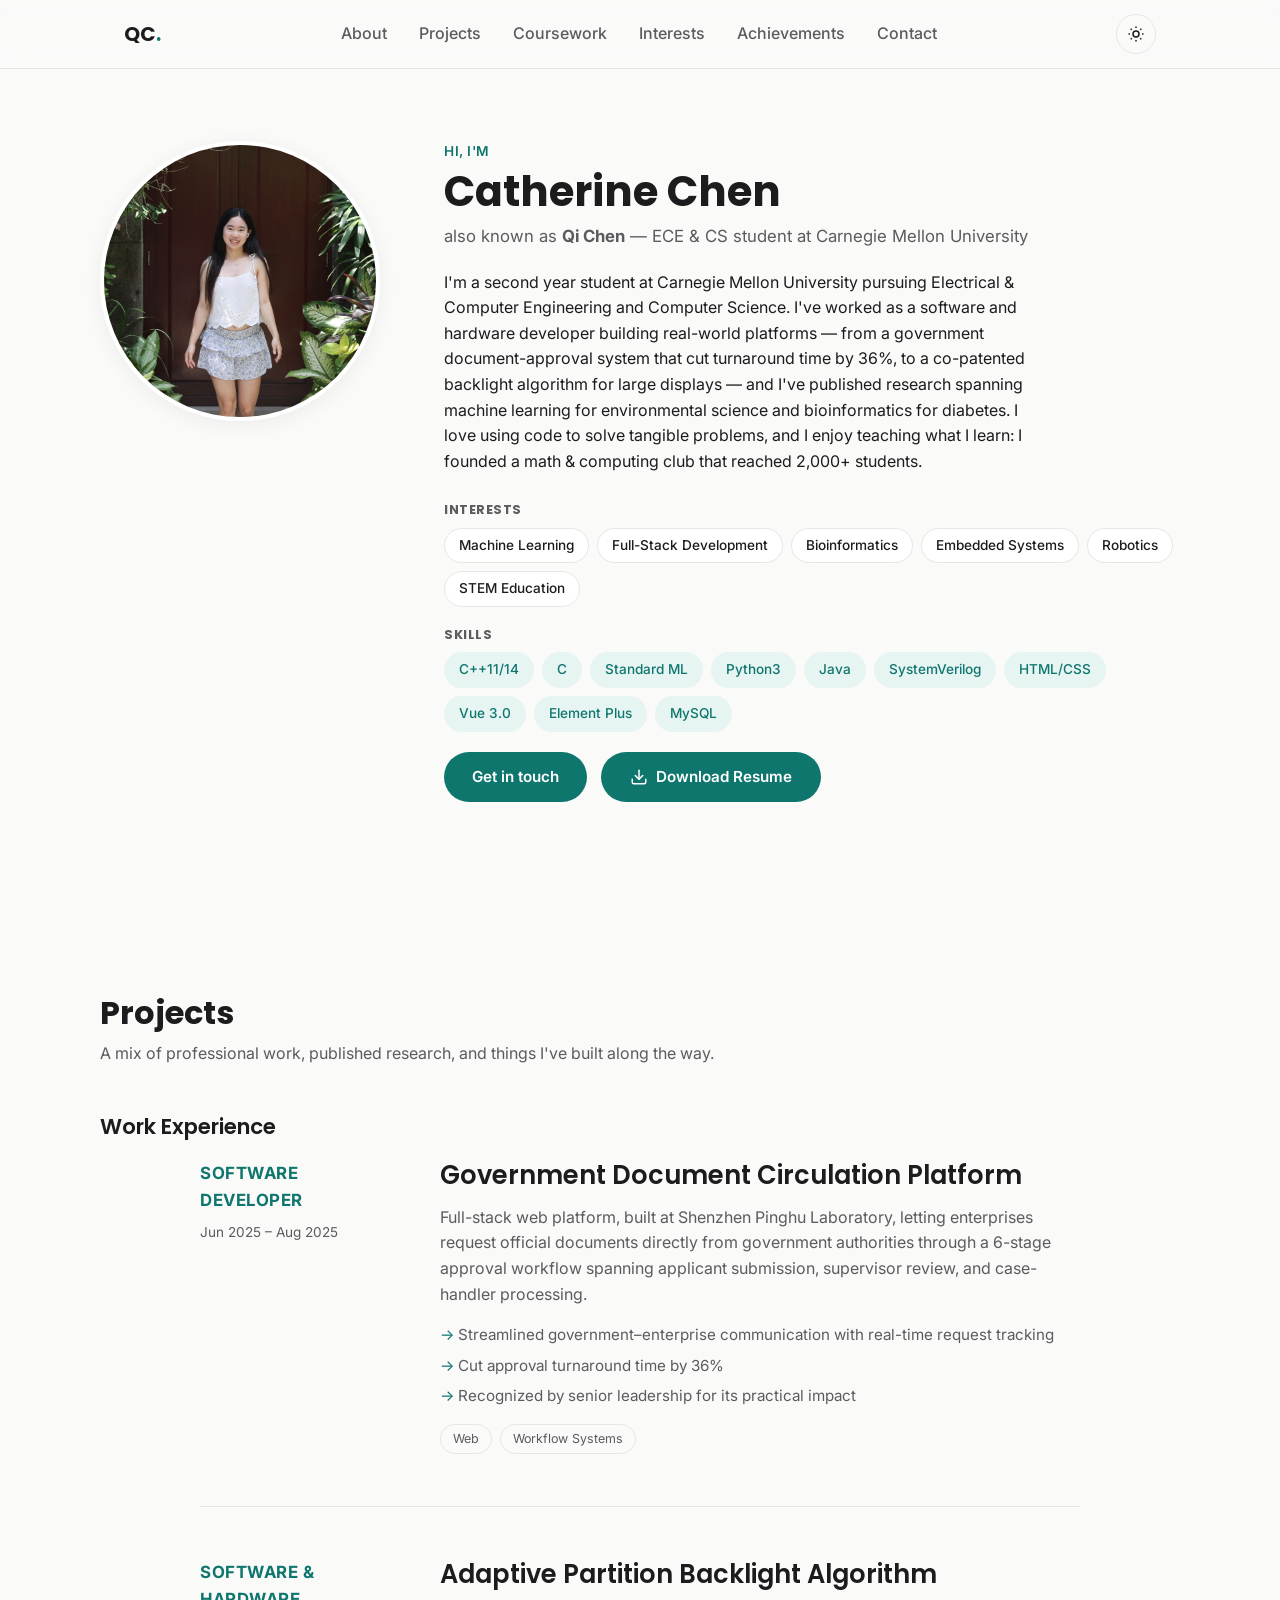
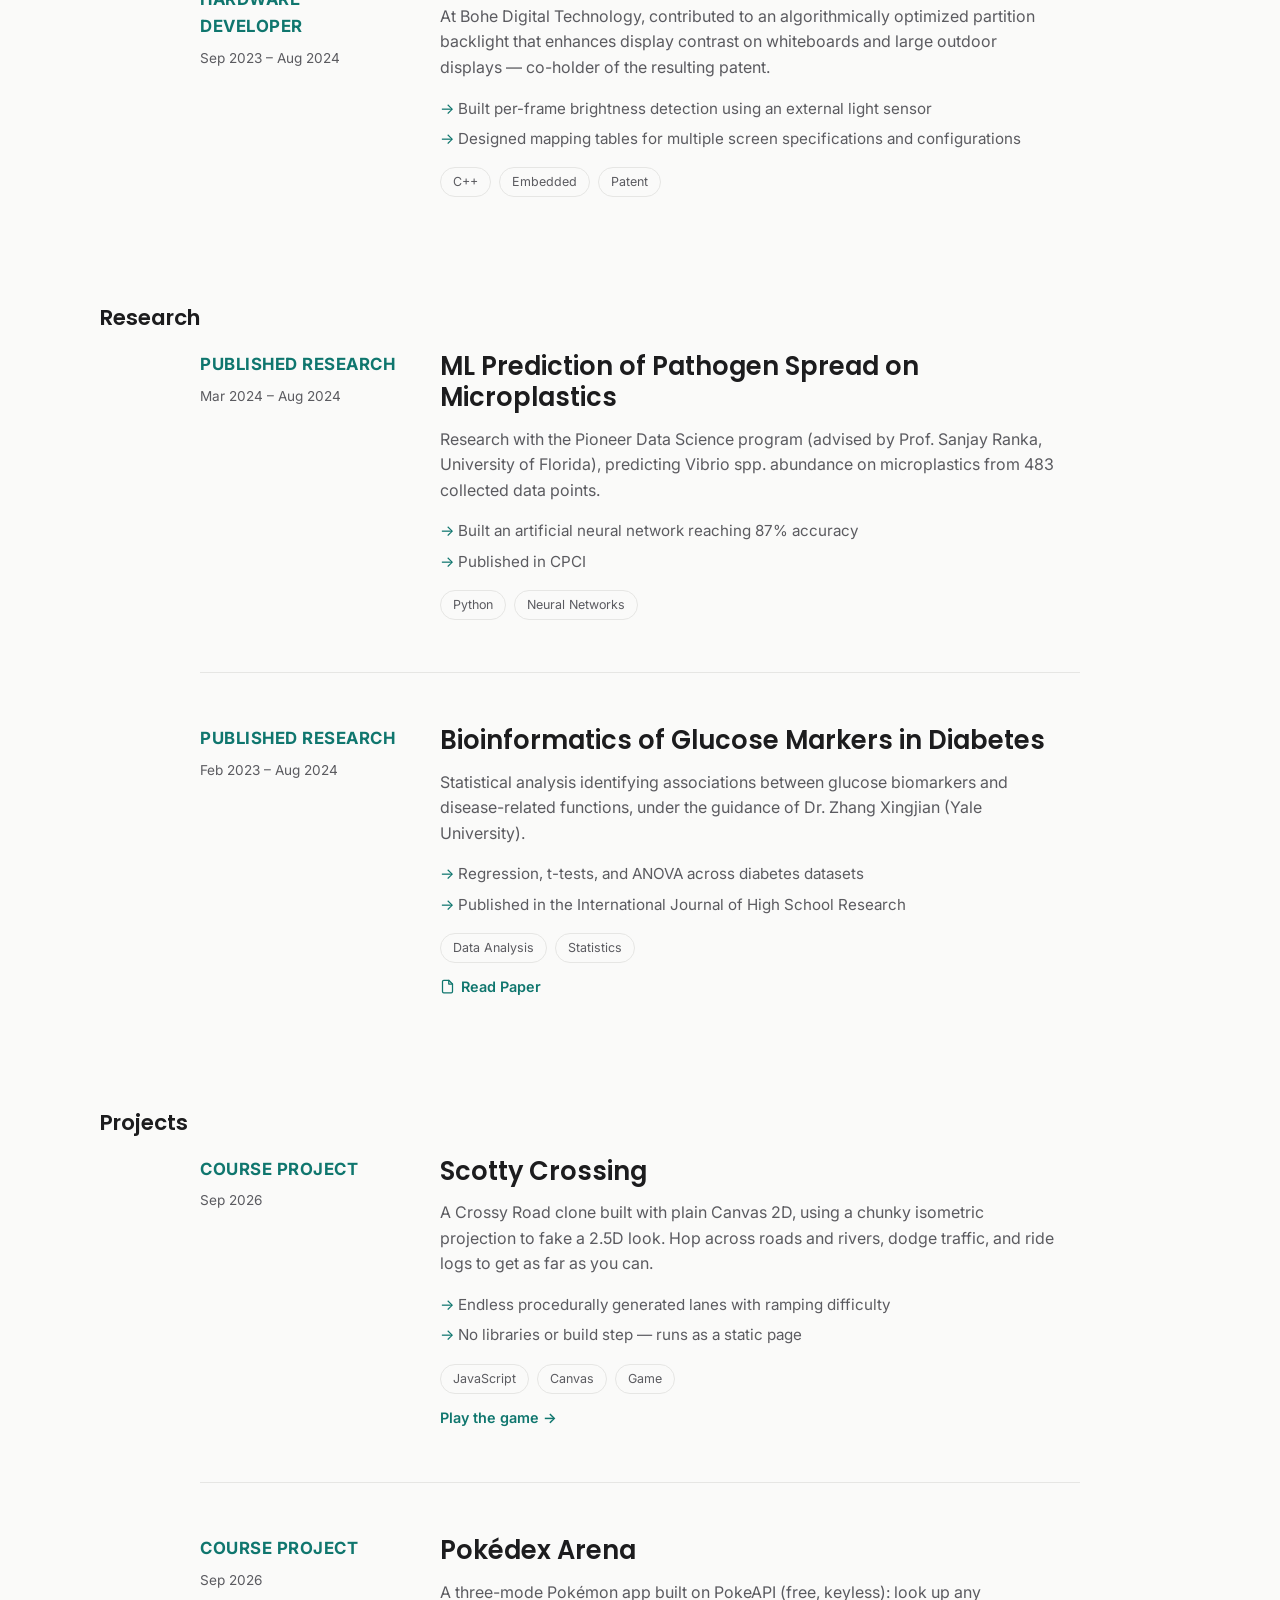
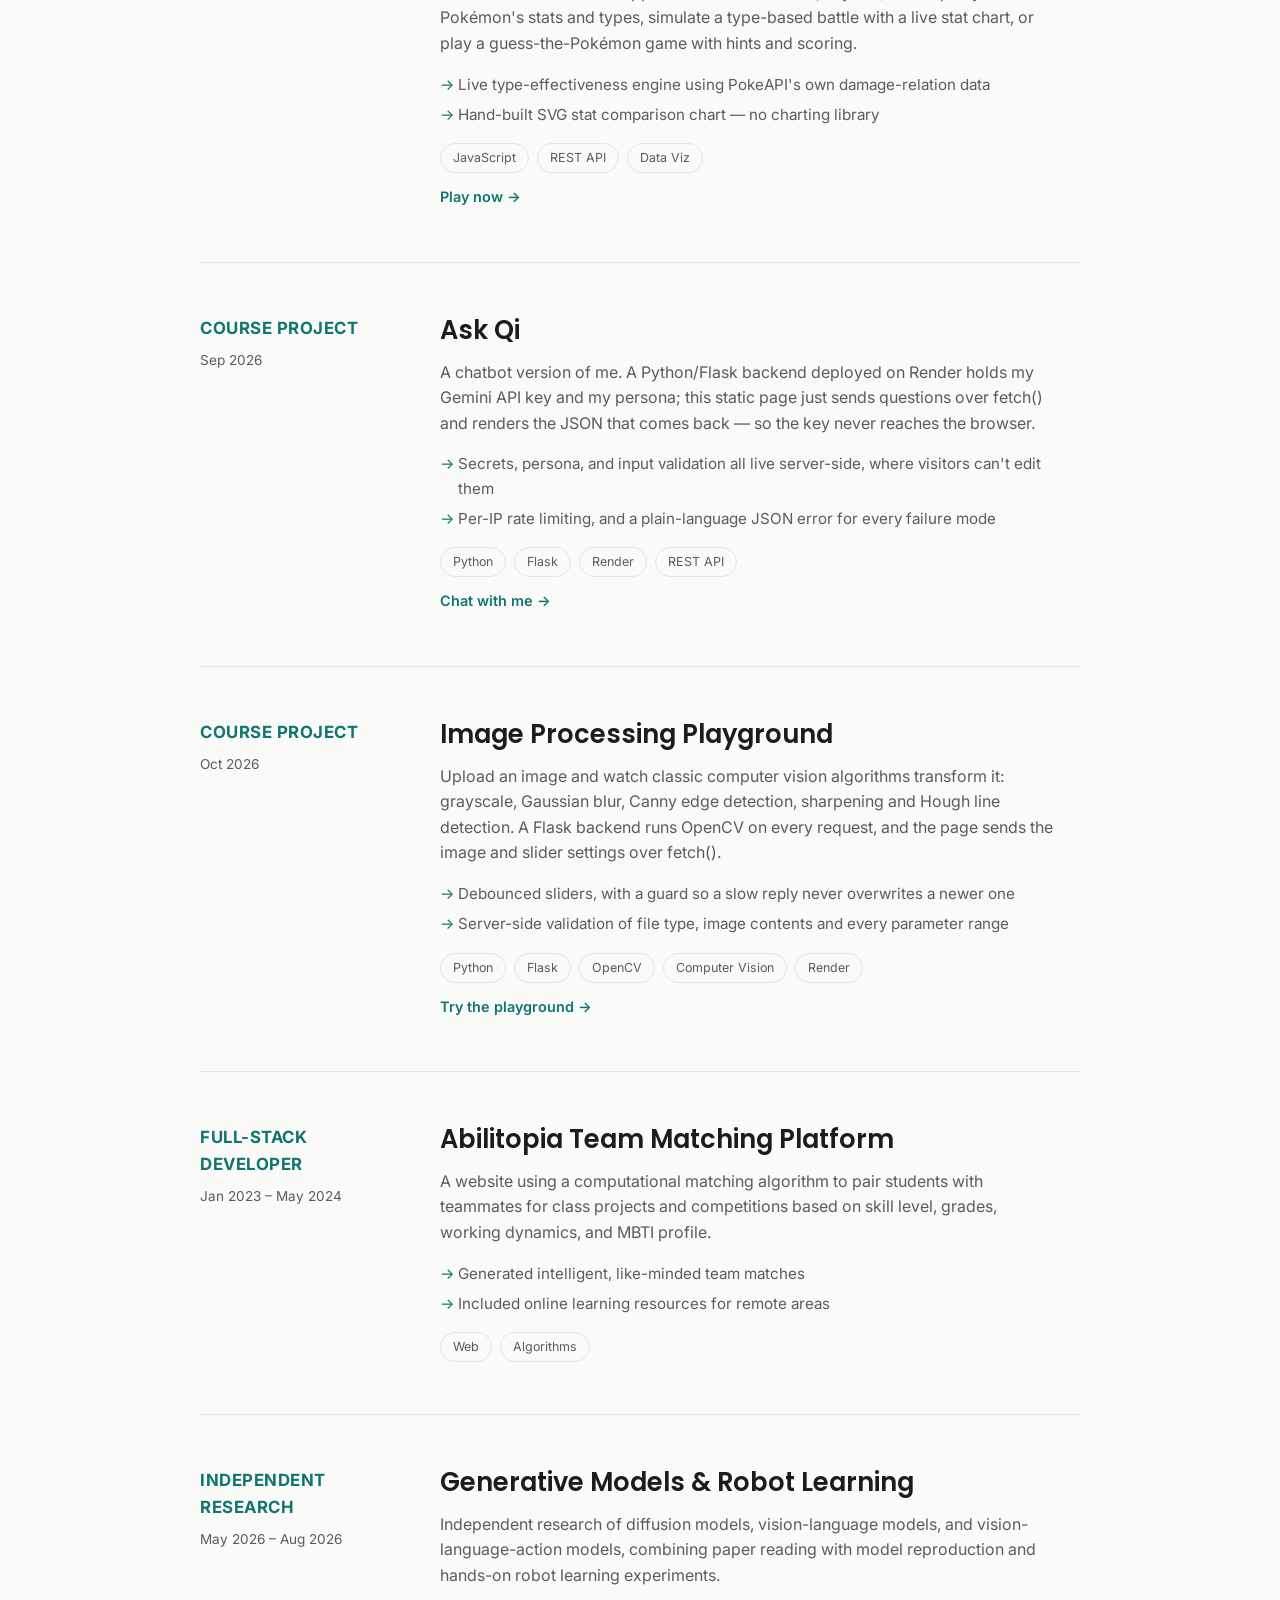
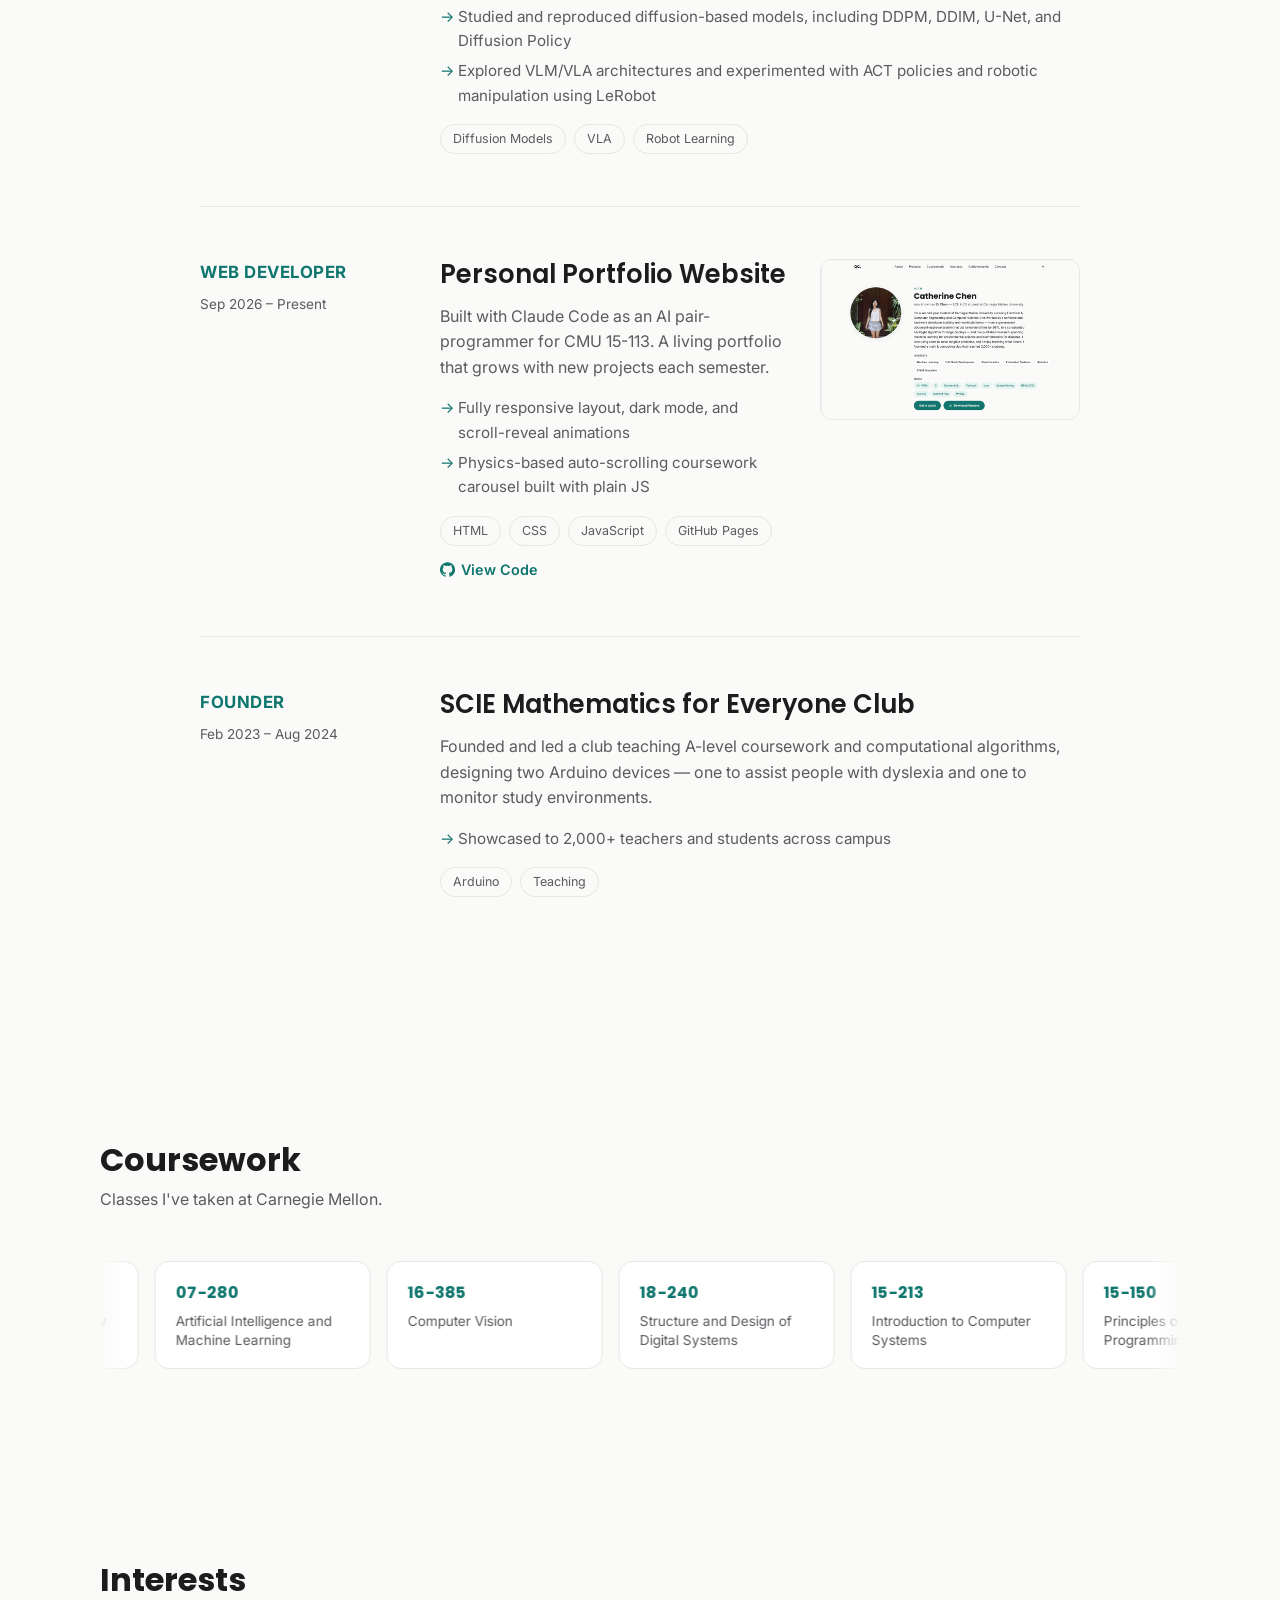
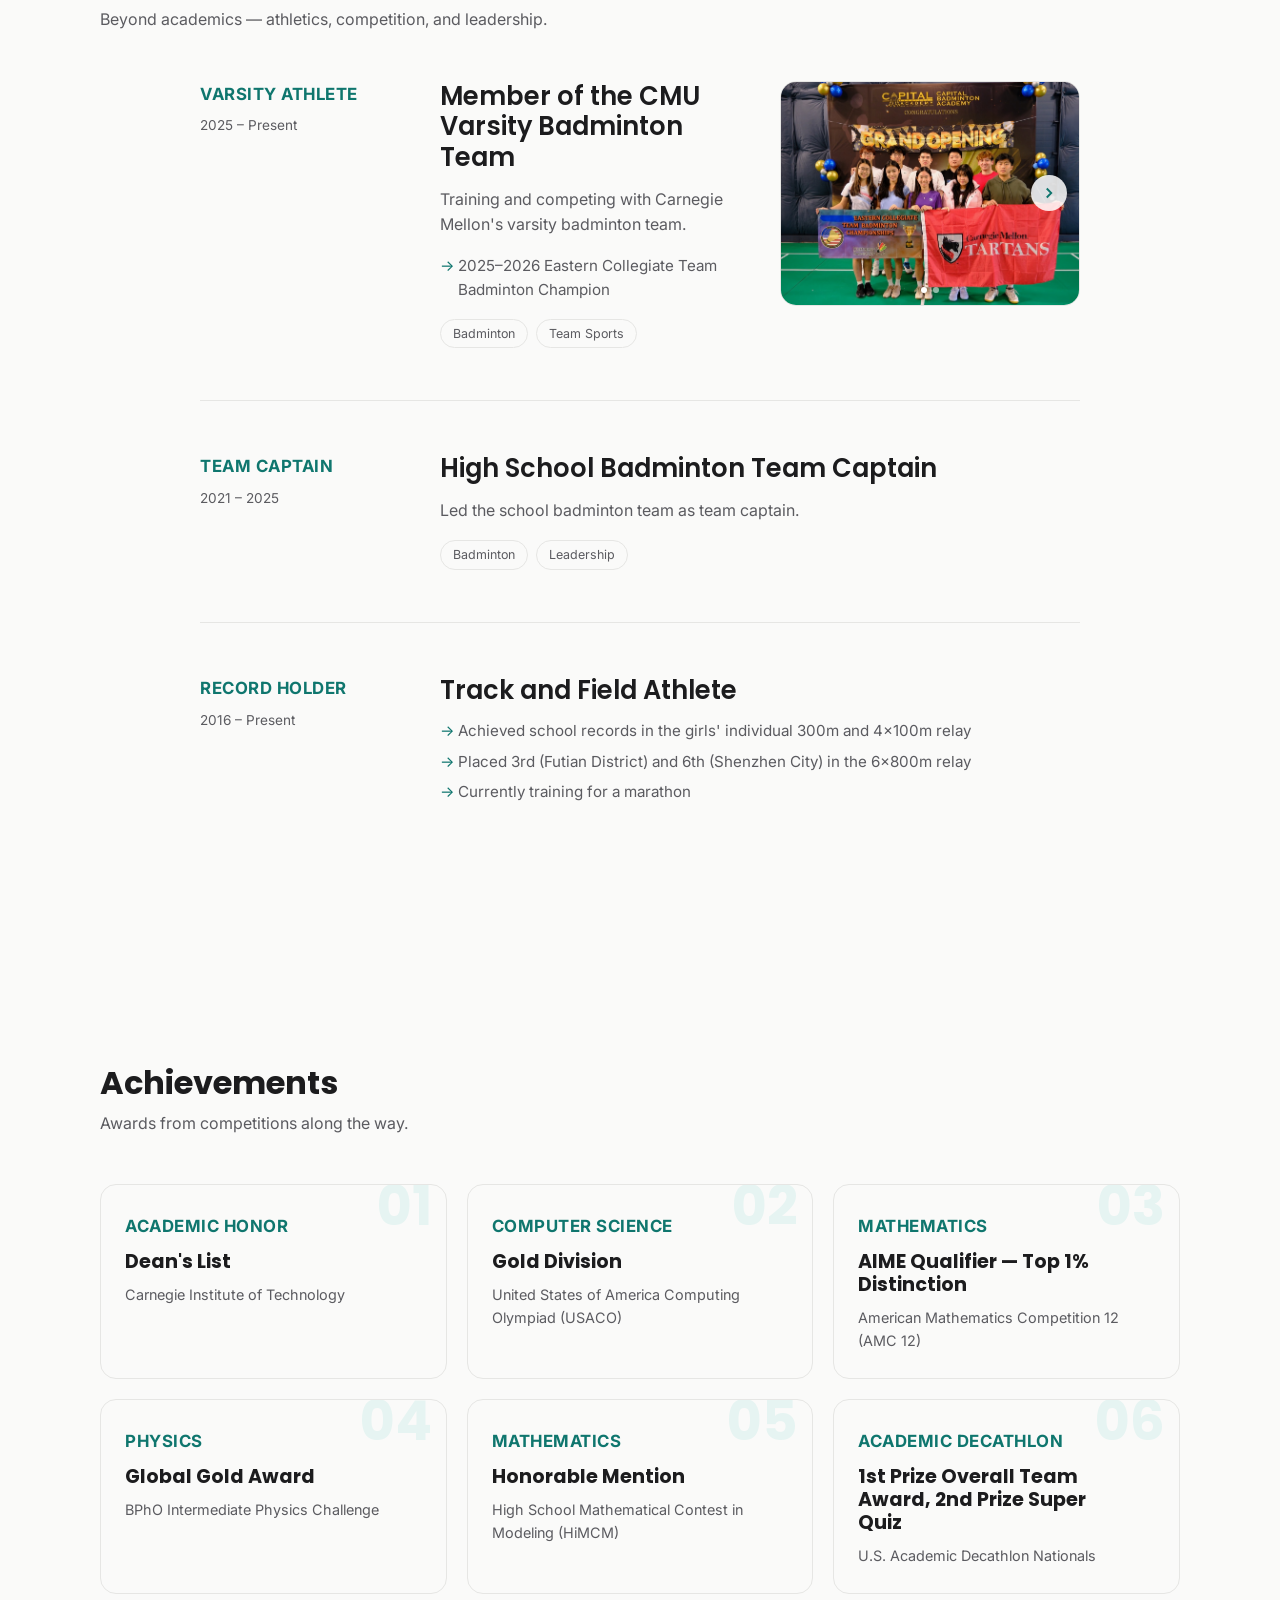
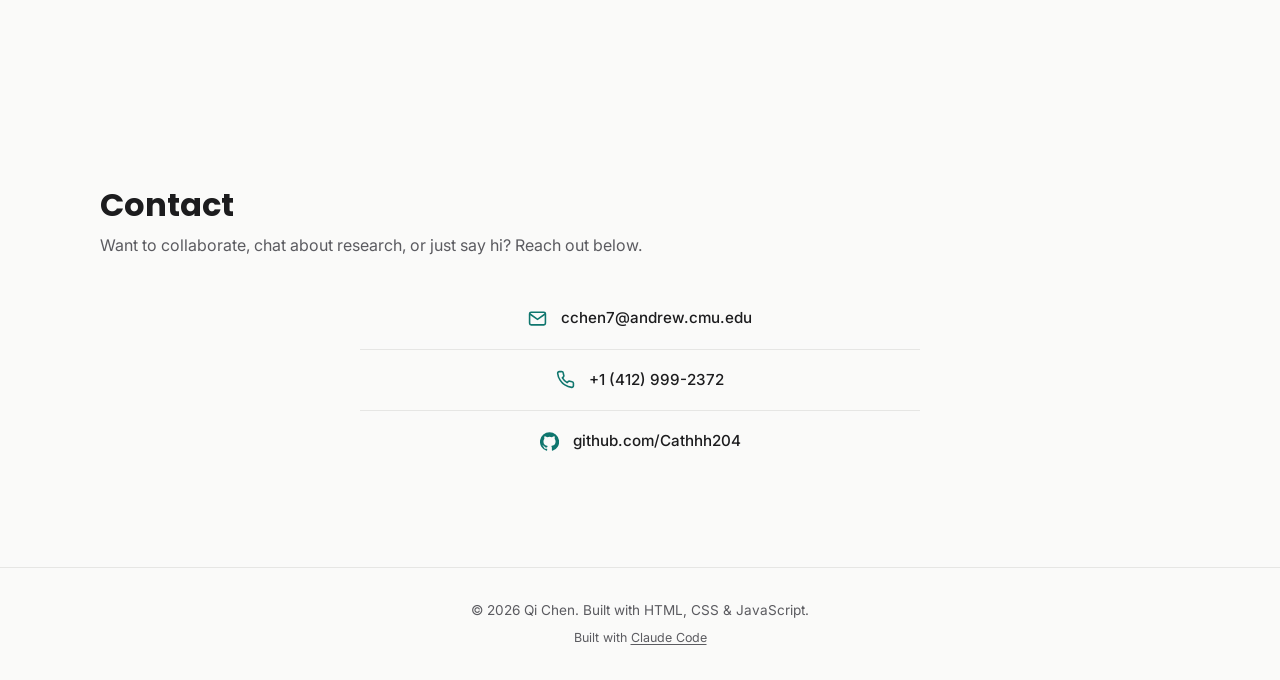
<file: index.html>
<!DOCTYPE html>
<!--
  AI usage: This entire site (index.html, css/style.css, js/script.js) was built with Claude Code
  as an AI pair-programmer for CMU 15-113. Claude wrote the HTML/CSS/JS from my content and
  instructions; I directed every design/content decision (what sections to include, layout changes,
  wording, colors, interactions) through iterative feedback, and had it explain bugs it found and
  fixed rather than just applying silent fixes. Full prompt-by-prompt log: PROMPT_LOG.md.
-->
<html lang="en" data-theme="light">
<head>
  <meta charset="UTF-8" />
  <meta name="viewport" content="width=device-width, initial-scale=1.0" />
  <title>Qi Chen | Portfolio</title>
  <meta name="description" content="Qi Chen — CS/ECE student at Carnegie Mellon University. Software developer, researcher, and educator." />
  <link rel="icon" type="image/png" href="assets/images/icon.png" />
  <link rel="preconnect" href="https://fonts.googleapis.com" />
  <link rel="preconnect" href="https://fonts.gstatic.com" crossorigin />
  <link href="https://fonts.googleapis.com/css2?family=Poppins:wght@600;700&family=Inter:wght@400;500;600&display=swap" rel="stylesheet" />
  <link rel="stylesheet" href="css/style.css" />
  <noscript><style>.reveal { opacity: 1 !important; transform: none !important; }</style></noscript>
</head>
<body>

  <header class="navbar" id="navbar">
    <div class="nav-inner container">
      <a href="#" class="logo">QC<span class="logo-dot">.</span></a>

      <nav class="nav-links" id="navLinks">
        <a href="#about" class="nav-link">About</a>
        <a href="#projects" class="nav-link">Projects</a>
        <a href="#coursework" class="nav-link">Coursework</a>
        <a href="#interests" class="nav-link">Interests</a>
        <a href="#achievements" class="nav-link">Achievements</a>
        <a href="#contact" class="nav-link">Contact</a>
      </nav>

      <div class="nav-actions">
        <button id="themeToggle" class="icon-btn" aria-label="Toggle dark mode" title="Toggle dark mode">
          <svg class="icon icon-sun" viewBox="0 0 24 24" fill="none" stroke="currentColor" stroke-width="2"><circle cx="12" cy="12" r="4"/><path d="M12 2v2M12 20v2M4.93 4.93l1.41 1.41M17.66 17.66l1.41 1.41M2 12h2M20 12h2M4.93 19.07l1.41-1.41M17.66 6.34l1.41-1.41"/></svg>
          <svg class="icon icon-moon" viewBox="0 0 24 24" fill="none" stroke="currentColor" stroke-width="2"><path d="M21 12.79A9 9 0 1 1 11.21 3 7 7 0 0 0 21 12.79Z"/></svg>
        </button>
        <button id="navToggle" class="hamburger" aria-label="Toggle menu" aria-expanded="false">
          <span></span><span></span><span></span>
        </button>
      </div>
    </div>
  </header>

  <main>
    <!-- ABOUT -->
    <section id="about" class="section hero container">
      <div class="hero-photo reveal">
        <img id="profileImg" src="assets/images/profile.jpg" alt="Portrait of Qi Chen" onerror="this.style.display='none'; document.getElementById('avatarFallback').style.display='flex';" />
        <div id="avatarFallback" class="avatar-fallback">QC</div>
      </div>

      <div class="hero-text reveal">
        <p class="eyebrow">Hi, I'm</p>
        <h1>Catherine Chen</h1>
        <p class="subtitle">also known as <strong>Qi Chen</strong> — ECE &amp; CS student at Carnegie Mellon University</p>

        <p class="bio">
          I'm a second year student at Carnegie Mellon University pursuing Electrical &amp; Computer Engineering and Computer
          Science. I've worked as a software and hardware
          developer building real-world platforms — from a government document-approval system that
          cut turnaround time by 36%, to a co-patented backlight algorithm for large displays — and
          I've published research spanning machine learning for environmental science and
          bioinformatics for diabetes. I love using code to solve tangible problems, and I enjoy
          teaching what I learn: I founded a math &amp; computing club that reached 2,000+ students.
        </p>

        <div class="chip-group">
          <h3 class="chip-heading">Interests</h3>
          <div class="chips">
            <span class="chip">Machine Learning</span>
            <span class="chip">Full-Stack Development</span>
            <span class="chip">Bioinformatics</span>
            <span class="chip">Embedded Systems</span>
            <span class="chip">Robotics</span>
            <span class="chip">STEM Education</span>
          </div>
        </div>

        <div class="chip-group">
          <h3 class="chip-heading">Skills</h3>
          <div class="chips">
            <span class="chip chip-accent">C++11/14</span>
            <span class="chip chip-accent">C</span>
            <span class="chip chip-accent">Standard ML</span>
            <span class="chip chip-accent">Python3</span>
            <span class="chip chip-accent">Java</span>
            <span class="chip chip-accent">SystemVerilog</span>
            <span class="chip chip-accent">HTML/CSS</span>
            <span class="chip chip-accent">Vue 3.0</span>
            <span class="chip chip-accent">Element Plus</span>
            <span class="chip chip-accent">MySQL</span>
          </div>
        </div>

        <div class="hero-actions">
          <a href="#contact" class="btn btn-primary">Get in touch</a>
          <a href="assets/resume.pdf" class="btn btn-secondary" download="Catherine Chen Resume.pdf">
            <svg class="icon" viewBox="0 0 24 24" fill="none" stroke="currentColor" stroke-width="2" stroke-linecap="round" stroke-linejoin="round"><path d="M21 15v4a2 2 0 0 1-2 2H5a2 2 0 0 1-2-2v-4"/><path d="m7 10 5 5 5-5"/><path d="M12 15V3"/></svg>
            Download Resume
          </a>
        </div>
      </div>
    </section>

    <!-- PROJECTS -->
    <section id="projects" class="section container">
      <h2 class="section-title reveal">Projects</h2>
      <p class="section-subtitle reveal">A mix of professional work, published research, and things I've built along the way.</p>

      <h3 class="group-heading reveal">Work Experience</h3>
      <div class="project-list">

        <article class="project-item reveal">
          <div class="project-meta">
            <span class="project-tag">Software Developer</span>
            <span class="project-period">Jun 2025 – Aug 2025</span>
          </div>
          <div class="project-body">
            <h3>Government Document Circulation Platform</h3>
            <p>Full-stack web platform, built at Shenzhen Pinghu Laboratory, letting enterprises
              request official documents directly from government authorities through a 6-stage
              approval workflow spanning applicant submission, supervisor review, and case-handler
              processing.</p>
            <ul class="card-highlights">
              <li>Streamlined government–enterprise communication with real-time request tracking</li>
              <li>Cut approval turnaround time by 36%</li>
              <li>Recognized by senior leadership for its practical impact</li>
            </ul>
            <div class="card-footer-tags">
              <span class="tag">Web</span><span class="tag">Workflow Systems</span>
            </div>
          </div>
        </article>

        <article class="project-item reveal">
          <div class="project-meta">
            <span class="project-tag">Software &amp; Hardware Developer</span>
            <span class="project-period">Sep 2023 – Aug 2024</span>
          </div>
          <div class="project-body">
            <h3>Adaptive Partition Backlight Algorithm</h3>
            <p>At Bohe Digital Technology, contributed to an algorithmically optimized partition
              backlight that enhances display contrast on whiteboards and large outdoor displays —
              co-holder of the resulting patent.</p>
            <ul class="card-highlights">
              <li>Built per-frame brightness detection using an external light sensor</li>
              <li>Designed mapping tables for multiple screen specifications and configurations</li>
            </ul>
            <div class="card-footer-tags">
              <span class="tag">C++</span><span class="tag">Embedded</span><span class="tag">Patent</span>
            </div>
          </div>
        </article>

      </div>

      <h3 class="group-heading reveal">Research</h3>
      <div class="project-list">

        <article class="project-item reveal">
          <div class="project-meta">
            <span class="project-tag">Published Research</span>
            <span class="project-period">Mar 2024 – Aug 2024</span>
          </div>
          <div class="project-body">
            <h3>ML Prediction of Pathogen Spread on Microplastics</h3>
            <p>Research with the Pioneer Data Science program (advised by Prof. Sanjay Ranka, University
              of Florida), predicting Vibrio spp. abundance on microplastics from 483 collected data
              points.</p>
            <ul class="card-highlights">
              <li>Built an artificial neural network reaching 87% accuracy</li>
              <li>Published in CPCI</li>
            </ul>
            <div class="card-footer-tags">
              <span class="tag">Python</span><span class="tag">Neural Networks</span>
            </div>
          </div>
        </article>

        <article class="project-item reveal">
          <div class="project-meta">
            <span class="project-tag">Published Research</span>
            <span class="project-period">Feb 2023 – Aug 2024</span>
          </div>
          <div class="project-body">
            <h3>Bioinformatics of Glucose Markers in Diabetes</h3>
            <p>Statistical analysis identifying associations between glucose biomarkers and
              disease-related functions, under the guidance of Dr. Zhang Xingjian (Yale University).</p>
            <ul class="card-highlights">
              <li>Regression, t-tests, and ANOVA across diabetes datasets</li>
              <li>Published in the International Journal of High School Research</li>
            </ul>
            <div class="card-footer-tags">
              <span class="tag">Data Analysis</span><span class="tag">Statistics</span>
            </div>
            <a class="project-link" href="https://terra-docs.s3.us-east-2.amazonaws.com/IJHSR/Articles/volume6-issue8/IJHSR_2024_68_71.pdf" target="_blank" rel="noopener">
              <svg class="icon" viewBox="0 0 24 24" fill="none" stroke="currentColor" stroke-width="2" stroke-linecap="round" stroke-linejoin="round"><path d="M14 2H6a2 2 0 0 0-2 2v16a2 2 0 0 0 2 2h12a2 2 0 0 0 2-2V8z"/><path d="M14 2v6h6"/></svg>
              Read Paper
            </a>
          </div>
        </article>

      </div>

      <h3 class="group-heading reveal">Projects</h3>
      <div class="project-list">
                <article class="project-item reveal">
          <div class="project-meta">
            <span class="project-tag">Course Project</span>
            <span class="project-period">Sep 2026</span>
          </div>
          <div class="project-body">
            <h3>Scotty Crossing</h3>
            <p>A Crossy Road clone built with plain Canvas 2D, using a chunky isometric
              projection to fake a 2.5D look. Hop across roads and rivers, dodge traffic,
              and ride logs to get as far as you can.</p>
            <ul class="card-highlights">
              <li>Endless procedurally generated lanes with ramping difficulty</li>
              <li>No libraries or build step — runs as a static page</li>
            </ul>
            <div class="card-footer-tags">
              <span class="tag">JavaScript</span><span class="tag">Canvas</span><span class="tag">Game</span>
            </div>
            <a class="project-link" href="crossy-road/">Play the game →</a>
          </div>
        </article>

        <article class="project-item reveal">
          <div class="project-meta">
            <span class="project-tag">Course Project</span>
            <span class="project-period">Sep 2026</span>
          </div>
          <div class="project-body">
            <h3>Pokédex Arena</h3>
            <p>A three-mode Pokémon app built on PokeAPI (free, keyless): look up any Pokémon's stats and
              types, simulate a type-based battle with a live stat chart, or play a guess-the-Pokémon game
              with hints and scoring.</p>
            <ul class="card-highlights">
              <li>Live type-effectiveness engine using PokeAPI's own damage-relation data</li>
              <li>Hand-built SVG stat comparison chart — no charting library</li>
            </ul>
            <div class="card-footer-tags">
              <span class="tag">JavaScript</span><span class="tag">REST API</span><span class="tag">Data Viz</span>
            </div>
            <a class="project-link" href="pokedex-arena/">Play now →</a>
          </div>
        </article>

        <article class="project-item reveal">
          <div class="project-meta">
            <span class="project-tag">Course Project</span>
            <span class="project-period">Sep 2026</span>
          </div>
          <div class="project-body">
            <h3>Ask Qi</h3>
            <p>A chatbot version of me. A Python/Flask backend deployed on Render holds my Gemini
              API key and my persona; this static page just sends questions over fetch() and renders
              the JSON that comes back — so the key never reaches the browser.</p>
            <ul class="card-highlights">
              <li>Secrets, persona, and input validation all live server-side, where visitors can't edit them</li>
              <li>Per-IP rate limiting, and a plain-language JSON error for every failure mode</li>
            </ul>
            <div class="card-footer-tags">
              <span class="tag">Python</span><span class="tag">Flask</span><span class="tag">Render</span><span class="tag">REST API</span>
            </div>
            <a class="project-link" href="ask-qi/">Chat with me →</a>
          </div>
        </article>

        <article class="project-item reveal">
          <div class="project-meta">
            <span class="project-tag">Course Project</span>
            <span class="project-period">Oct 2026</span>
          </div>
          <div class="project-body">
            <h3>Image Processing Playground</h3>
            <p>Upload an image and watch classic computer vision algorithms transform it: grayscale,
              Gaussian blur, Canny edge detection, sharpening and Hough line detection. A Flask backend
              runs OpenCV on every request, and the page sends the image and slider settings over fetch().</p>
            <ul class="card-highlights">
              <li>Debounced sliders, with a guard so a slow reply never overwrites a newer one</li>
              <li>Server-side validation of file type, image contents and every parameter range</li>
            </ul>
            <div class="card-footer-tags">
              <span class="tag">Python</span><span class="tag">Flask</span><span class="tag">OpenCV</span><span class="tag">Computer Vision</span><span class="tag">Render</span>
            </div>
            <a class="project-link" href="https://image-processing-playground.onrender.com" target="_blank" rel="noopener">Try the playground →</a>
          </div>
        </article>

        <article class="project-item reveal">
          <div class="project-meta">
            <span class="project-tag">Full-Stack Developer</span>
            <span class="project-period">Jan 2023 – May 2024</span>
          </div>
          <div class="project-body">
            <h3>Abilitopia Team Matching Platform</h3>
            <p>A website using a computational matching algorithm to pair students with teammates for
              class projects and competitions based on skill level, grades, working dynamics, and
              MBTI profile.</p>
            <ul class="card-highlights">
              <li>Generated intelligent, like-minded team matches</li>
              <li>Included online learning resources for remote areas</li>
            </ul>
            <div class="card-footer-tags">
              <span class="tag">Web</span><span class="tag">Algorithms</span>
            </div>
          </div>
        </article>

        <article class="project-item reveal">
          <div class="project-meta">
            <span class="project-tag">Independent Research</span>
            <span class="project-period">May 2026 – Aug 2026</span>
          </div>
          <div class="project-body">
            <h3>Generative Models &amp; Robot Learning</h3>
            <p>Independent research of diffusion models, vision-language models, and
              vision-language-action models, combining paper reading with model reproduction and
              hands-on robot learning experiments.</p>
            <ul class="card-highlights">
              <li>Studied and reproduced diffusion-based models, including DDPM, DDIM, U-Net, and Diffusion Policy</li>
              <li>Explored VLM/VLA architectures and experimented with ACT policies and robotic manipulation using LeRobot</li>
            </ul>
            <div class="card-footer-tags">
              <span class="tag">Diffusion Models</span><span class="tag">VLA</span><span class="tag">Robot Learning</span>
            </div>
          </div>
        </article>

        <article class="project-item reveal">
          <div class="project-meta">
            <span class="project-tag">Web Developer</span>
            <span class="project-period">Sep 2026 – Present</span>
          </div>
          <div class="project-body interest-body">
            <div class="interest-text">
              <h3>Personal Portfolio Website</h3>
              <p>Built with Claude Code as an AI pair-programmer for CMU 15-113. A living
                portfolio that grows with new projects each semester.</p>
              <ul class="card-highlights">
                <li>Fully responsive layout, dark mode, and scroll-reveal animations</li>
                <li>Physics-based auto-scrolling coursework carousel built with plain JS</li>
              </ul>
              <div class="card-footer-tags">
                <span class="tag">HTML</span><span class="tag">CSS</span><span class="tag">JavaScript</span><span class="tag">GitHub Pages</span>
              </div>
              <a class="project-link" href="https://github.com/Cathhh204/Cathhh204.github.io" target="_blank" rel="noopener">
                <svg class="icon" viewBox="0 0 24 24" fill="currentColor"><path d="M12 .3a12 12 0 0 0-3.79 23.4c.6.11.82-.26.82-.58v-2.02c-3.34.73-4.04-1.61-4.04-1.61-.55-1.39-1.34-1.76-1.34-1.76-1.09-.75.08-.73.08-.73 1.2.09 1.84 1.24 1.84 1.24 1.07 1.84 2.81 1.31 3.5 1 .11-.78.42-1.31.76-1.61-2.67-.3-5.47-1.33-5.47-5.93 0-1.31.47-2.38 1.24-3.22-.12-.3-.54-1.52.12-3.18 0 0 1.01-.32 3.3 1.23a11.5 11.5 0 0 1 6 0c2.29-1.55 3.3-1.23 3.3-1.23.66 1.66.24 2.88.12 3.18.77.84 1.24 1.91 1.24 3.22 0 4.61-2.8 5.63-5.48 5.93.43.37.81 1.1.81 2.22v3.29c0 .32.22.7.83.58A12 12 0 0 0 12 .3Z"/></svg>
                View Code
              </a>
            </div>
            <div class="project-screenshot-wrap">
              <img class="project-screenshot" src="assets/images/portfolio-screenshot.png" alt="Screenshot of this portfolio website's About section" />
            </div>
          </div>
        </article>

        <article class="project-item reveal">
          <div class="project-meta">
            <span class="project-tag">Founder</span>
            <span class="project-period">Feb 2023 – Aug 2024</span>
          </div>
          <div class="project-body">
            <h3>SCIE Mathematics for Everyone Club</h3>
            <p>Founded and led a club teaching A-level coursework and computational algorithms,
              designing two Arduino devices — one to assist people with dyslexia and one to monitor
              study environments.</p>
            <ul class="card-highlights">
              <li>Showcased to 2,000+ teachers and students across campus</li>
            </ul>
            <div class="card-footer-tags">
              <span class="tag">Arduino</span><span class="tag">Teaching</span>
            </div>
          </div>
        </article>

      </div>
    </section>

    <!-- COURSEWORK -->
    <section id="coursework" class="section container">
      <h2 class="section-title reveal">Coursework</h2>
      <p class="section-subtitle reveal">Classes I've taken at Carnegie Mellon.</p>

      <div class="course-marquee-wrap reveal">
        <button type="button" class="marquee-nav marquee-prev" id="marqueePrev" aria-label="Scroll courses left">
          <svg viewBox="0 0 24 24" fill="none" stroke="currentColor" stroke-width="2.5" stroke-linecap="round" stroke-linejoin="round"><path d="m15 6-6 6 6 6"/></svg>
        </button>
        <div class="course-marquee" id="courseMarquee">
        <div class="course-track" id="courseTrack">
          <div class="course-block"><span class="course-code">07-280</span><span class="course-name">Artificial Intelligence and Machine Learning</span></div>
          <div class="course-block"><span class="course-code">16-385</span><span class="course-name">Computer Vision</span></div>
          <div class="course-block"><span class="course-code">18-240</span><span class="course-name">Structure and Design of Digital Systems</span></div>
          <div class="course-block"><span class="course-code">15-213</span><span class="course-name">Introduction to Computer Systems</span></div>
          <div class="course-block"><span class="course-code">15-150</span><span class="course-name">Principles of Functional Programming</span></div>
          <div class="course-block"><span class="course-code">15-122</span><span class="course-name">Principles of Imperative Computation</span></div>
          <div class="course-block"><span class="course-code">18-100</span><span class="course-name">Introduction to Electrical and Computer Engineering</span></div>
          <div class="course-block"><span class="course-code">21-127</span><span class="course-name">Concepts of Mathematics</span></div>
          <div class="course-block"><span class="course-code">21-241</span><span class="course-name">Matrices and Linear Transformations</span></div>
          <div class="course-block"><span class="course-code">21-259</span><span class="course-name">Calculus in Three Dimensions</span></div>
          <div class="course-block"><span class="course-code">36-225</span><span class="course-name">Introduction to Probability Theory</span></div>

          <div class="course-block" aria-hidden="true"><span class="course-code">07-280</span><span class="course-name">Artificial Intelligence and Machine Learning</span></div>
          <div class="course-block" aria-hidden="true"><span class="course-code">16-385</span><span class="course-name">Computer Vision</span></div>
          <div class="course-block" aria-hidden="true"><span class="course-code">18-240</span><span class="course-name">Structure and Design of Digital Systems</span></div>
          <div class="course-block" aria-hidden="true"><span class="course-code">15-213</span><span class="course-name">Introduction to Computer Systems</span></div>
          <div class="course-block" aria-hidden="true"><span class="course-code">15-150</span><span class="course-name">Principles of Functional Programming</span></div>
          <div class="course-block" aria-hidden="true"><span class="course-code">15-122</span><span class="course-name">Principles of Imperative Computation</span></div>
          <div class="course-block" aria-hidden="true"><span class="course-code">18-100</span><span class="course-name">Introduction to Electrical and Computer Engineering</span></div>
          <div class="course-block" aria-hidden="true"><span class="course-code">21-127</span><span class="course-name">Concepts of Mathematics</span></div>
          <div class="course-block" aria-hidden="true"><span class="course-code">21-241</span><span class="course-name">Matrices and Linear Transformations</span></div>
          <div class="course-block" aria-hidden="true"><span class="course-code">21-259</span><span class="course-name">Calculus in Three Dimensions</span></div>
          <div class="course-block" aria-hidden="true"><span class="course-code">36-225</span><span class="course-name">Introduction to Probability Theory</span></div>
        </div>
        </div>
        <button type="button" class="marquee-nav marquee-next" id="marqueeNext" aria-label="Scroll courses right">
          <svg viewBox="0 0 24 24" fill="none" stroke="currentColor" stroke-width="2.5" stroke-linecap="round" stroke-linejoin="round"><path d="m9 6 6 6-6 6"/></svg>
        </button>
      </div>
    </section>

    <!-- INTERESTS -->
    <section id="interests" class="section container">
      <h2 class="section-title reveal">Interests</h2>
      <p class="section-subtitle reveal">Beyond academics — athletics, competition, and leadership.</p>

      <div class="project-list">

        <article class="project-item reveal">
          <div class="project-meta">
            <span class="project-tag">Varsity Athlete</span>
            <span class="project-period">2025 – Present</span>
          </div>
          <div class="project-body interest-body">
            <div class="interest-text">
              <h3>Member of the CMU Varsity Badminton Team</h3>
              <p>Training and competing with Carnegie Mellon's varsity badminton team.</p>
              <ul class="card-highlights">
                <li>2025–2026 Eastern Collegiate Team Badminton Champion</li>
              </ul>
              <div class="card-footer-tags">
                <span class="tag">Badminton</span><span class="tag">Team Sports</span>
              </div>
            </div>
            <div class="carousel" role="button" tabindex="0" aria-label="Next photo">
              <div class="carousel-track">
                <img src="assets/images/badminton1.jpeg" alt="CMU Varsity Badminton Team photo 1" onerror="this.src='assets/images/placeholder.svg';" />
                <img src="assets/images/badminton3.jpeg" alt="CMU Varsity Badminton Team photo 2" onerror="this.src='assets/images/placeholder.svg';" />
              </div>
              <span class="carousel-next" aria-hidden="true">
                <svg viewBox="0 0 24 24" fill="none" stroke="currentColor" stroke-width="2.5"><path d="m9 6 6 6-6 6"/></svg>
              </span>
              <div class="carousel-dots">
                <span class="dot active"></span><span class="dot"></span>
              </div>
            </div>
          </div>
        </article>

        <article class="project-item reveal">
          <div class="project-meta">
            <span class="project-tag">Team Captain</span>
            <span class="project-period">2021 – 2025</span>
          </div>
          <div class="project-body">
            <h3>High School Badminton Team Captain</h3>
            <p>Led the school badminton team as team captain.</p>
            <div class="card-footer-tags">
              <span class="tag">Badminton</span><span class="tag">Leadership</span>
            </div>
          </div>
        </article>

        <article class="project-item reveal">
          <div class="project-meta">
            <span class="project-tag">Record Holder</span>
            <span class="project-period">2016 – Present</span>
          </div>
          <div class="project-body">
            <h3>Track and Field Athlete</h3>
            <ul class="card-highlights">
              <li>Achieved school records in the girls' individual 300m and 4x100m relay</li>
              <li>Placed 3rd (Futian District) and 6th (Shenzhen City) in the 6x800m relay</li>
              <li>Currently training for a marathon</li>
            </ul>
          </div>
        </article>

      </div>
    </section>

    <!-- ACHIEVEMENTS -->
    <section id="achievements" class="section container">
      <h2 class="section-title reveal">Achievements</h2>
      <p class="section-subtitle reveal">Awards from competitions along the way.</p>

      <div class="achievement-grid">

        <article class="achievement-card reveal">
          <span class="achievement-index">01</span>
          <span class="project-tag">Academic Honor</span>
          <h3>Dean's List</h3>
          <p>Carnegie Institute of Technology</p>
        </article>

        <article class="achievement-card reveal">
          <span class="achievement-index">02</span>
          <span class="project-tag">Computer Science</span>
          <h3>Gold Division</h3>
          <p>United States of America Computing Olympiad (USACO)</p>
        </article>

        <article class="achievement-card reveal">
          <span class="achievement-index">03</span>
          <span class="project-tag">Mathematics</span>
          <h3>AIME Qualifier — Top 1% Distinction</h3>
          <p>American Mathematics Competition 12 (AMC 12)</p>
        </article>

        <article class="achievement-card reveal">
          <span class="achievement-index">04</span>
          <span class="project-tag">Physics</span>
          <h3>Global Gold Award</h3>
          <p>BPhO Intermediate Physics Challenge</p>
        </article>

        <article class="achievement-card reveal">
          <span class="achievement-index">05</span>
          <span class="project-tag">Mathematics</span>
          <h3>Honorable Mention</h3>
          <p>High School Mathematical Contest in Modeling (HiMCM)</p>
        </article>

        <article class="achievement-card reveal">
          <span class="achievement-index">06</span>
          <span class="project-tag">Academic Decathlon</span>
          <h3>1st Prize Overall Team Award, 2nd Prize Super Quiz</h3>
          <p>U.S. Academic Decathlon Nationals</p>
        </article>

      </div>
    </section>

    <!-- CONTACT -->
    <section id="contact" class="section container">
      <h2 class="section-title reveal">Contact</h2>
      <p class="section-subtitle reveal">Want to collaborate, chat about research, or just say hi? Reach out below.</p>

      <div class="contact-links reveal">
        <a class="contact-link" href="mailto:cchen7@andrew.cmu.edu">
          <svg class="icon" viewBox="0 0 24 24" fill="none" stroke="currentColor" stroke-width="2"><rect x="2" y="4" width="20" height="16" rx="2"/><path d="m22 6-10 7L2 6"/></svg>
          cchen7@andrew.cmu.edu
        </a>
        <a class="contact-link" href="tel:+14129992372">
          <svg class="icon" viewBox="0 0 24 24" fill="none" stroke="currentColor" stroke-width="2"><path d="M22 16.92v3a2 2 0 0 1-2.18 2 19.79 19.79 0 0 1-8.63-3.07 19.5 19.5 0 0 1-6-6 19.79 19.79 0 0 1-3.07-8.67A2 2 0 0 1 4.11 2h3a2 2 0 0 1 2 1.72c.127.96.362 1.903.7 2.81a2 2 0 0 1-.45 2.11L8.09 9.91a16 16 0 0 0 6 6l1.27-1.27a2 2 0 0 1 2.11-.45c.907.338 1.85.573 2.81.7A2 2 0 0 1 22 16.92z"/></svg>
          +1 (412) 999-2372
        </a>
        <a class="contact-link" href="https://github.com/Cathhh204" target="_blank" rel="noopener">
          <svg class="icon" viewBox="0 0 24 24" fill="currentColor"><path d="M12 .3a12 12 0 0 0-3.79 23.4c.6.11.82-.26.82-.58v-2.02c-3.34.73-4.04-1.61-4.04-1.61-.55-1.39-1.34-1.76-1.34-1.76-1.09-.75.08-.73.08-.73 1.2.09 1.84 1.24 1.84 1.24 1.07 1.84 2.81 1.31 3.5 1 .11-.78.42-1.31.76-1.61-2.67-.3-5.47-1.33-5.47-5.93 0-1.31.47-2.38 1.24-3.22-.12-.3-.54-1.52.12-3.18 0 0 1.01-.32 3.3 1.23a11.5 11.5 0 0 1 6 0c2.29-1.55 3.3-1.23 3.3-1.23.66 1.66.24 2.88.12 3.18.77.84 1.24 1.91 1.24 3.22 0 4.61-2.8 5.63-5.48 5.93.43.37.81 1.1.81 2.22v3.29c0 .32.22.7.83.58A12 12 0 0 0 12 .3Z"/></svg>
          github.com/Cathhh204
        </a>
      </div>
    </section>
  </main>

  <footer class="footer">
    <p>&copy; <span id="year"></span> Qi Chen. Built with HTML, CSS &amp; JavaScript.</p>
    <p class="footer-credit">Built with <a href="https://claude.com/claude-code" target="_blank" rel="noopener">Claude Code</a></p>
  </footer>

  <script src="js/script.js"></script>
</body>
</html>
</file>
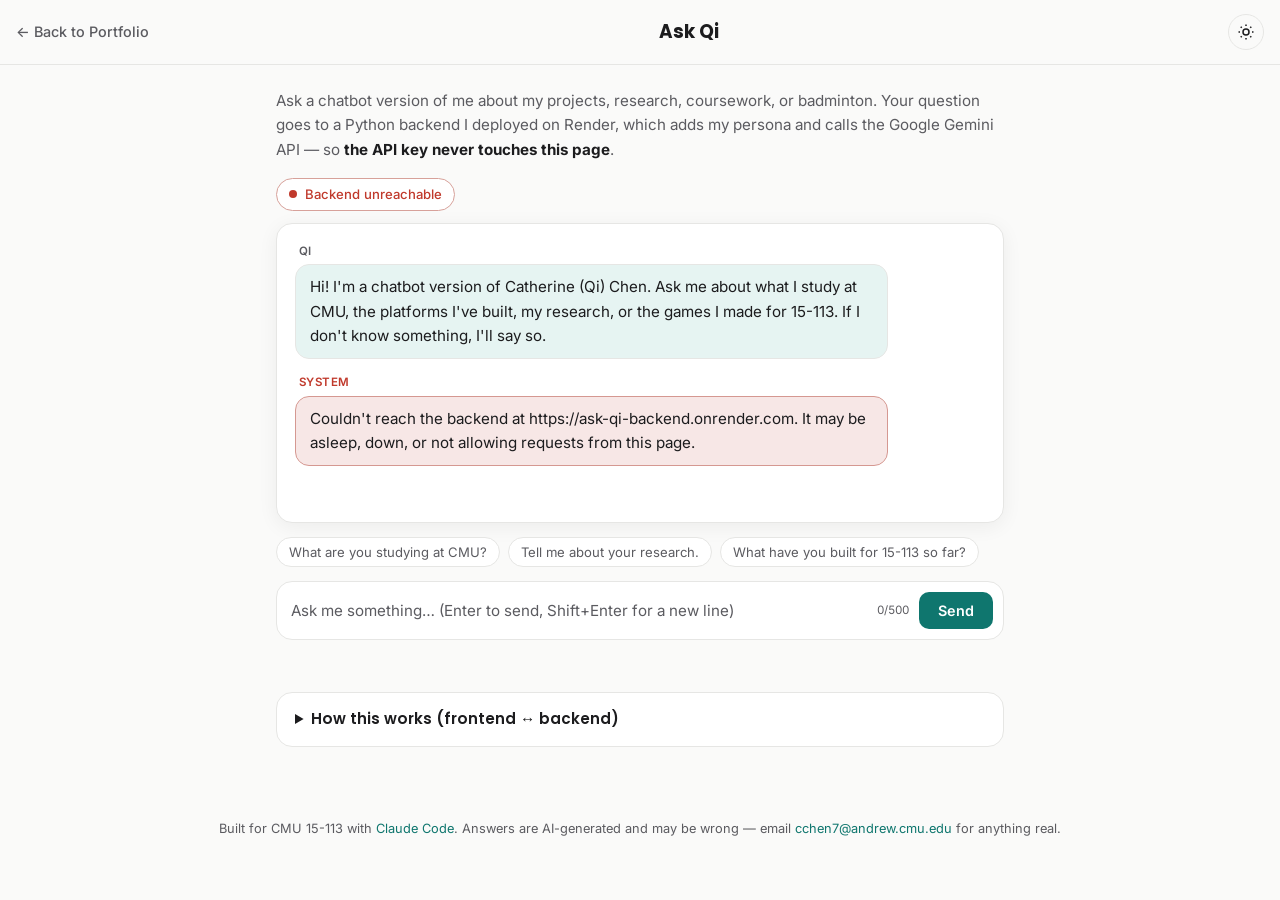
<file: ask-qi/index.html>
<!DOCTYPE html>
<!--
  Ask Qi — frontend (CMU 15-113, HW4: Backend + Frontend)

  This page is the FRONTEND half of the assignment. It is a static page on GitHub Pages and holds
  no secrets: every answer comes from my Flask backend on Render, which is the only place the
  Gemini API key exists. Backend repo: https://github.com/Cathhh204/ask-qi-backend

  AI usage: built with Claude Code (Claude Opus 5) as an AI pair-programmer. I directed the design
  and the backend contract; the prompt log lives in the backend repo (prompt_log.md).
-->
<html lang="en" data-theme="light">
<head>
  <meta charset="UTF-8" />
  <meta name="viewport" content="width=device-width, initial-scale=1.0" />
  <title>Ask Qi</title>
  <meta name="description" content="A chatbot version of Catherine (Qi) Chen — a Flask backend on Render calls the Gemini API so the key never reaches the browser." />
  <link rel="icon" type="image/png" href="../assets/images/icon.png" />
  <link rel="preconnect" href="https://fonts.googleapis.com" />
  <link rel="preconnect" href="https://fonts.gstatic.com" crossorigin />
  <link href="https://fonts.googleapis.com/css2?family=Poppins:wght@600;700&family=Inter:wght@400;500;600&display=swap" rel="stylesheet" />
  <link rel="stylesheet" href="style.css" />
</head>
<body>

  <header class="topbar">
    <a class="back-link" href="../index.html#projects">&larr; Back to Portfolio</a>
    <h1 class="brand">Ask Qi</h1>
    <button id="themeToggle" class="icon-btn" aria-label="Toggle dark mode" title="Toggle dark mode">
      <svg class="icon icon-sun" viewBox="0 0 24 24" fill="none" stroke="currentColor" stroke-width="2"><circle cx="12" cy="12" r="4"/><path d="M12 2v2M12 20v2M4.93 4.93l1.41 1.41M17.66 17.66l1.41 1.41M2 12h2M20 12h2M4.93 19.07l1.41-1.41M17.66 6.34l1.41-1.41"/></svg>
      <svg class="icon icon-moon" viewBox="0 0 24 24" fill="none" stroke="currentColor" stroke-width="2"><path d="M21 12.79A9 9 0 1 1 11.21 3 7 7 0 0 0 21 12.79Z"/></svg>
    </button>
  </header>

  <main class="container">

    <p class="intro">
      Ask a chatbot version of me about my projects, research, coursework, or badminton.
      Your question goes to a Python backend I deployed on Render, which adds my persona and calls
      the Google Gemini API — so <strong>the API key never touches this page</strong>.
    </p>

    <!-- Backend status pill: tells the visitor whether the (free-tier, sleepy) server is awake -->
    <div class="status-row">
      <span id="statusPill" class="status-pill status-checking">
        <span class="status-dot"></span><span id="statusText">Checking backend…</span>
      </span>
      <span id="quotaNote" class="quota-note"></span>
    </div>

    <!-- Conversation -->
    <!-- Filled by app.js: the greeting is rendered through the same addMessage() as every other
         bubble, so the bubbles' whitespace handling stays identical. -->
    <section id="chatLog" class="chat-log" role="log" aria-live="polite" aria-label="Conversation"></section>

    <!-- Starter questions, fetched from the backend's /suggestions endpoint -->
    <div class="suggestions" id="suggestions" aria-label="Suggested questions"></div>

    <!-- Composer -->
    <form id="chatForm" class="composer" autocomplete="off">
      <label class="sr-only" for="messageInput">Your question</label>
      <textarea id="messageInput" rows="1" maxlength="500"
                placeholder="Ask me something… (Enter to send, Shift+Enter for a new line)"></textarea>
      <div class="composer-side">
        <span id="charCount" class="char-count">0/500</span>
        <button type="submit" id="sendBtn" class="btn btn-primary">Send</button>
      </div>
    </form>
    <p id="formError" class="form-error" role="alert"></p>

    <!-- Plain-language explanation of the frontend/backend split, for anyone grading or curious -->
    <details class="how-panel">
      <summary>How this works (frontend &harr; backend)</summary>
      <div class="how-body">
        <p>
          Two halves living at two different URLs, talking over JSON:
        </p>
        <ol>
          <li>
            <strong>This page</strong> (GitHub Pages, static HTML/CSS/JS) collects your question and
            <code>fetch()</code>es my backend. It sends nothing but your message and the last few
            turns of the conversation.
          </li>
          <li>
            <strong>The backend</strong> (Flask on Render) validates the input, rate-limits by IP,
            attaches the system prompt that makes the bot answer as me, and calls the Gemini API
            with a key stored in a Render environment variable. It replies with JSON
            <code>{ "reply": … }</code>.
          </li>
          <li>
            This page renders that reply as text. Errors — bad input, rate limit, backend asleep,
            model unreachable — come back as JSON too and are shown in the chat instead of failing
            silently.
          </li>
        </ol>
        <p class="endpoints">
          Endpoints used: <code>GET /health</code> (wake the server on page load),
          <code>GET /suggestions</code> (the chips above), <code>POST /chat</code> (every question).
        </p>
        <p>
          Because Render's free tier sleeps after ~15 minutes idle, the very first request can take
          around 50 seconds while the server boots. Everything after that is fast.
        </p>
        <p class="repo-links">
          <a id="backendLink" href="https://github.com/Cathhh204/ask-qi-backend" target="_blank" rel="noopener">Backend code &amp; README</a>
          ·
          <a href="https://github.com/Cathhh204/Cathhh204.github.io/tree/main/ask-qi" target="_blank" rel="noopener">This page's code</a>
        </p>
      </div>
    </details>

  </main>

  <footer class="footer">
    <p>Built for CMU 15-113 with <a href="https://claude.com/claude-code" target="_blank" rel="noopener">Claude Code</a>. Answers are AI-generated and may be wrong — email <a href="mailto:cchen7@andrew.cmu.edu">cchen7@andrew.cmu.edu</a> for anything real.</p>
  </footer>

  <script src="app.js"></script>
</body>
</html>
</file>
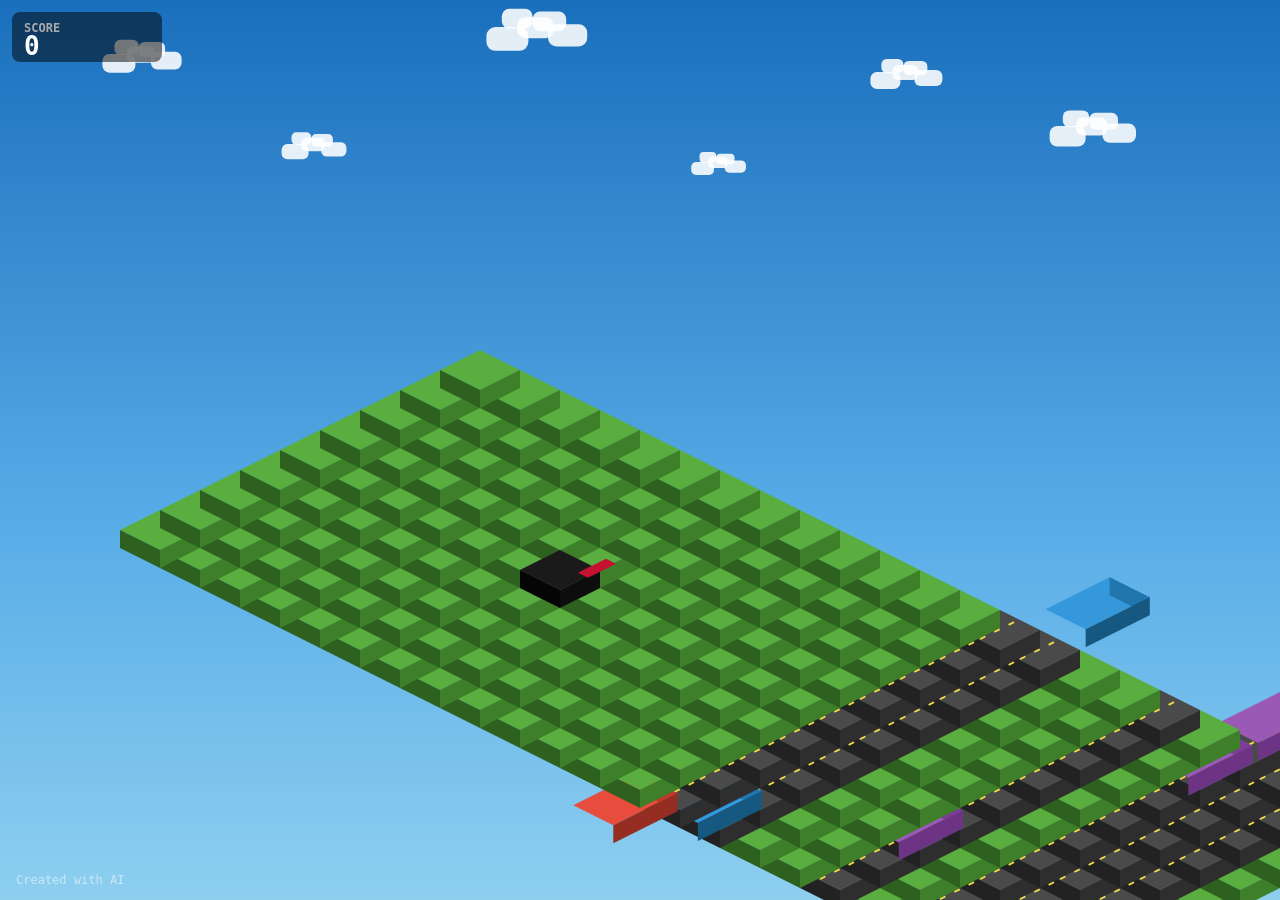
<file: crossy-road/index.html>
<!DOCTYPE html>
<html lang="en">
<head>
  <meta charset="UTF-8" />
  <meta name="viewport" content="width=device-width, initial-scale=1.0" />
  <title>Crossy Road</title>
  <link rel="stylesheet" href="style.css" />
</head>
<body>
  <canvas id="gameCanvas"></canvas>
  <script src="game.js"></script>
</body>
</html>
</file>
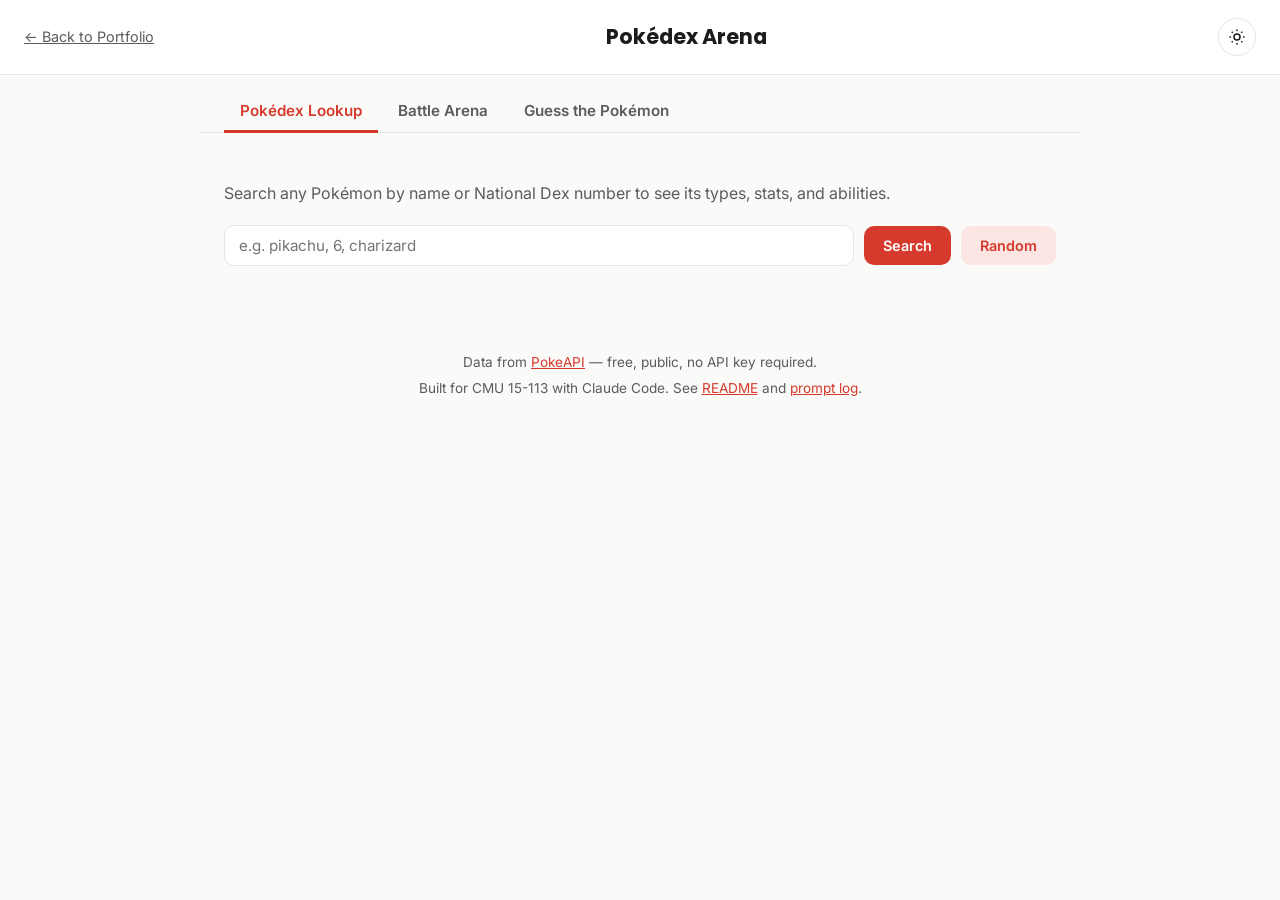
<file: pokedex-arena/index.html>
<!DOCTYPE html>
<html lang="en" data-theme="light">
<head>
  <meta charset="UTF-8" />
  <meta name="viewport" content="width=device-width, initial-scale=1.0" />
  <title>Pokédex Arena</title>
  <meta name="description" content="Look up any Pokémon, simulate a type-based battle with a live stat chart, or play a guess-the-Pokémon game — all powered by the free, keyless PokeAPI." />
  <link rel="preconnect" href="https://fonts.googleapis.com" />
  <link rel="preconnect" href="https://fonts.gstatic.com" crossorigin />
  <link href="https://fonts.googleapis.com/css2?family=Poppins:wght@600;700&family=Inter:wght@400;500;600&display=swap" rel="stylesheet" />
  <link rel="stylesheet" href="style.css" />
</head>
<body>

  <header class="topbar">
    <a class="back-link" href="../index.html#projects">&larr; Back to Portfolio</a>
    <h1 class="brand">Pokédex Arena</h1>
    <button id="themeToggle" class="icon-btn" aria-label="Toggle dark mode" title="Toggle dark mode">
      <svg class="icon icon-sun" viewBox="0 0 24 24" fill="none" stroke="currentColor" stroke-width="2"><circle cx="12" cy="12" r="4"/><path d="M12 2v2M12 20v2M4.93 4.93l1.41 1.41M17.66 17.66l1.41 1.41M2 12h2M20 12h2M4.93 19.07l1.41-1.41M17.66 6.34l1.41-1.41"/></svg>
      <svg class="icon icon-moon" viewBox="0 0 24 24" fill="none" stroke="currentColor" stroke-width="2"><path d="M21 12.79A9 9 0 1 1 11.21 3 7 7 0 0 0 21 12.79Z"/></svg>
    </button>
  </header>

  <nav class="tabs" role="tablist" aria-label="App mode">
    <button class="tab-btn active" data-mode="lookup" role="tab" aria-selected="true" id="tab-lookup">Pokédex Lookup</button>
    <button class="tab-btn" data-mode="battle" role="tab" aria-selected="false" id="tab-battle">Battle Arena</button>
    <button class="tab-btn" data-mode="guess" role="tab" aria-selected="false" id="tab-guess">Guess the Pokémon</button>
  </nav>

  <main class="container">

    <!-- ===================== LOOKUP MODE ===================== -->
    <section id="mode-lookup" class="mode-panel" role="tabpanel" aria-labelledby="tab-lookup">
      <p class="mode-intro">Search any Pokémon by name or National Dex number to see its types, stats, and abilities.</p>

      <form id="lookupForm" class="search-row">
        <input type="text" id="lookupInput" placeholder="e.g. pikachu, 6, charizard" autocomplete="off" />
        <button type="submit" class="btn btn-primary">Search</button>
        <button type="button" id="lookupRandomBtn" class="btn btn-secondary">Random</button>
      </form>
      <p id="lookupStatus" class="status-msg" role="status" aria-live="polite"></p>

      <article id="lookupResult" class="poke-card" hidden>
        <div class="poke-card-top">
          <img id="lookupSprite" class="poke-sprite" alt="" />
          <div>
            <h2 id="lookupName"></h2>
            <p id="lookupIdGen" class="muted"></p>
            <div id="lookupTypes" class="type-badges"></div>
          </div>
        </div>
        <div class="poke-card-body">
          <div class="poke-meta-grid">
            <div><span class="meta-label">Height</span><span id="lookupHeight"></span></div>
            <div><span class="meta-label">Weight</span><span id="lookupWeight"></span></div>
            <div><span class="meta-label">Abilities</span><span id="lookupAbilities"></span></div>
          </div>
          <h3 class="subheading">Base Stats <span class="muted">(scale: 0&ndash;255)</span></h3>
          <ul id="lookupStats" class="stat-bars"></ul>
        </div>
      </article>
    </section>

    <!-- ===================== BATTLE MODE ===================== -->
    <section id="mode-battle" class="mode-panel" hidden role="tabpanel" aria-labelledby="tab-battle">
      <p class="mode-intro">Enter two Pokémon to compare their base stats and simulate a type matchup.</p>

      <form id="battleForm" class="battle-form">
        <input type="text" id="battleInputA" placeholder="Pokémon A (e.g. charizard)" autocomplete="off" />
        <span class="vs">VS</span>
        <input type="text" id="battleInputB" placeholder="Pokémon B (e.g. blastoise)" autocomplete="off" />
        <button type="submit" class="btn btn-primary">Battle!</button>
      </form>
      <p id="battleStatus" class="status-msg" role="status" aria-live="polite"></p>

      <div id="battleResult" class="battle-result" hidden>
        <div class="battle-sides">
          <div class="battle-side" id="battleSideA"></div>
          <div class="battle-side" id="battleSideB"></div>
        </div>

        <h3 class="subheading">Type Matchup</h3>
        <div class="matchup-analysis" id="matchupAnalysis"></div>

        <h3 class="subheading">Base Stat Comparison</h3>
        <div id="battleChart" class="chart-wrap"></div>

        <div class="winner-banner" id="winnerBanner"></div>
      </div>
    </section>

    <!-- ===================== GUESS MODE ===================== -->
    <section id="mode-guess" class="mode-panel" hidden role="tabpanel" aria-labelledby="tab-guess">
      <p class="mode-intro">Guess the Pokémon from its silhouette. Free hint included &mdash; extra hints cost points.</p>

      <div class="guess-scoreboard">
        <span>Score: <strong id="guessScore">0</strong></span>
        <span>Round: <strong id="guessRound">0</strong></span>
        <span>Streak: <strong id="guessStreak">0</strong></span>
        <button type="button" id="guessNewGameBtn" class="btn btn-secondary">New Game</button>
      </div>

      <div class="guess-stage">
        <div class="silhouette-wrap">
          <img id="guessSprite" class="guess-sprite silhouette" alt="Mystery Pokémon" />
        </div>

        <div class="guess-panel">
          <ul id="guessHints" class="hints-list"></ul>
          <button type="button" id="guessHintBtn" class="btn btn-secondary">Reveal a hint</button>

          <form id="guessForm" class="search-row">
            <input type="text" id="guessInput" placeholder="Who's that Pokémon?" autocomplete="off" />
            <button type="submit" class="btn btn-primary">Guess</button>
          </form>

          <div class="guess-actions">
            <button type="button" id="guessGiveUpBtn" class="btn btn-ghost">Give up</button>
            <button type="button" id="guessNextBtn" class="btn btn-primary" hidden>Next Pokémon &rarr;</button>
          </div>

          <p id="guessStatus" class="status-msg" role="status" aria-live="polite"></p>
        </div>
      </div>
    </section>

  </main>

  <footer class="footer">
    <p>Data from <a href="https://pokeapi.co/" target="_blank" rel="noopener">PokeAPI</a> &mdash; free, public, no API key required.</p>
    <p class="footer-credit">Built for CMU 15-113 with Claude Code. See <a href="README.md">README</a> and <a href="prompt_log.md">prompt log</a>.</p>
  </footer>

  <script src="app.js"></script>
</body>
</html>
</file>
<file: css/style.css>
/*
  AI usage: written with Claude Code (CMU 15-113). See PROMPT_LOG.md for the full session.
  Notable AI-assisted debugging: the responsive rules below fix a real CSS Grid/Flexbox bug Claude
  found — a grid/flex item's "automatic minimum size" can force layout wider than its container even
  when every rule looks constrained, which was causing horizontal overflow on narrow screens.
*/

/* ---------- Design tokens ---------- */
:root {
  --bg: #fafaf9;
  --bg-elevated: #ffffff;
  --text: #1c1c1e;
  --text-muted: #5b5b60;
  --border: #e6e6e4;
  --accent: #0f766e;
  --accent-hover: #0b5a54;
  --accent-soft: #e6f4f2;
  --shadow: 0 4px 20px rgba(0, 0, 0, 0.06);
  --radius: 16px;
  --font-heading: "Poppins", "Segoe UI", sans-serif;
  --font-body: "Inter", "Segoe UI", sans-serif;
}

[data-theme="dark"] {
  --bg: #0f1417;
  --bg-elevated: #171d21;
  --text: #f2f2f0;
  --text-muted: #a3a8ab;
  --border: #2a3237;
  --accent: #2dd4bf;
  --accent-hover: #5eead4;
  --accent-soft: #16302c;
  --shadow: 0 4px 24px rgba(0, 0, 0, 0.4);
}

/* ---------- Reset ---------- */
* { box-sizing: border-box; margin: 0; padding: 0; }

html { scroll-behavior: smooth; }

body {
  background: var(--bg);
  color: var(--text);
  font-family: var(--font-body);
  line-height: 1.6;
  transition: background 0.3s ease, color 0.3s ease;
  overflow-x: hidden;
}

h1, h2, h3 { font-family: var(--font-heading); line-height: 1.2; }

img { max-width: 100%; display: block; }

a { color: inherit; text-decoration: none; }

.container {
  max-width: 1080px;
  margin: 0 auto;
  padding: 0 24px;
}

.section { padding: 96px 0; }

/* ---------- Navbar ---------- */
.navbar {
  position: sticky;
  top: 0;
  z-index: 100;
  background: color-mix(in srgb, var(--bg) 85%, transparent);
  backdrop-filter: blur(10px);
  border-bottom: 1px solid var(--border);
}

.nav-inner {
  display: flex;
  align-items: center;
  justify-content: space-between;
  height: 68px;
}

.logo {
  font-family: var(--font-heading);
  font-weight: 700;
  font-size: 1.25rem;
}

.logo-dot { color: var(--accent); }

.nav-links {
  display: flex;
  gap: 32px;
}

.nav-link {
  font-weight: 500;
  color: var(--text-muted);
  transition: color 0.2s ease;
  position: relative;
}

.nav-link:hover { color: var(--accent); }

.nav-actions { display: flex; align-items: center; gap: 8px; }

.icon-btn {
  background: none;
  border: 1px solid var(--border);
  border-radius: 50%;
  width: 40px;
  height: 40px;
  display: flex;
  align-items: center;
  justify-content: center;
  cursor: pointer;
  color: var(--text);
}

.icon-btn .icon { width: 18px; height: 18px; }

.icon-btn .icon-moon { display: none; }
[data-theme="dark"] .icon-btn .icon-sun { display: none; }
[data-theme="dark"] .icon-btn .icon-moon { display: block; }

.hamburger {
  display: none;
  flex-direction: column;
  justify-content: center;
  gap: 5px;
  width: 40px;
  height: 40px;
  background: none;
  border: none;
  cursor: pointer;
}

.hamburger span {
  display: block;
  width: 22px;
  height: 2px;
  background: var(--text);
  border-radius: 2px;
  transition: transform 0.25s ease, opacity 0.25s ease;
}

/* ---------- Hero / About ---------- */
.hero {
  display: grid;
  grid-template-columns: 280px 1fr;
  gap: 64px;
  align-items: start;
  padding-top: 72px;
}

.hero-photo,
.hero-text {
  min-width: 0;
}

.hero-photo img {
  width: 100%;
  aspect-ratio: 1 / 1;
  object-fit: cover;
  border-radius: 50%;
  border: 4px solid var(--bg-elevated);
  box-shadow: var(--shadow);
}

.avatar-fallback {
  display: none;
  width: 100%;
  aspect-ratio: 1 / 1;
  border-radius: 50%;
  background: linear-gradient(135deg, var(--accent), #10b981);
  color: #fff;
  align-items: center;
  justify-content: center;
  font-family: var(--font-heading);
  font-size: 4rem;
  font-weight: 700;
  box-shadow: var(--shadow);
}

.eyebrow {
  color: var(--accent);
  font-weight: 600;
  letter-spacing: 0.04em;
  text-transform: uppercase;
  font-size: 0.85rem;
  margin-bottom: 4px;
}

.hero-text h1 { font-size: 2.6rem; font-weight: 700; margin-bottom: 6px; }

.subtitle { color: var(--text-muted); font-size: 1.05rem; margin-bottom: 20px; }

.bio { margin-bottom: 28px; max-width: 60ch; }

.chip-group { margin-bottom: 20px; }

.chip-heading {
  font-size: 0.8rem;
  text-transform: uppercase;
  letter-spacing: 0.04em;
  color: var(--text-muted);
  margin-bottom: 10px;
}

.chips { display: flex; flex-wrap: wrap; gap: 8px; }

.chip {
  background: var(--bg-elevated);
  border: 1px solid var(--border);
  padding: 6px 14px;
  border-radius: 999px;
  font-size: 0.85rem;
  font-weight: 500;
}

.chip-accent { background: var(--accent-soft); color: var(--accent); border-color: transparent; }

/* ---------- Course marquee ---------- */
.course-marquee-wrap {
  position: relative;
}

.course-marquee {
  overflow: hidden;
  width: 100%;
  -webkit-mask-image: linear-gradient(to right, transparent, black 32px, black calc(100% - 32px), transparent);
  mask-image: linear-gradient(to right, transparent, black 32px, black calc(100% - 32px), transparent);
}

.course-track {
  display: flex;
  gap: 16px;
  width: max-content;
  will-change: transform;
}

.course-block {
  flex: 0 0 auto;
  width: 216px;
  padding: 18px 20px;
  border: 1px solid var(--border);
  border-radius: 14px;
  background: var(--bg-elevated);
  display: flex;
  flex-direction: column;
  gap: 6px;
  transition: border-color 0.2s ease, transform 0.2s ease;
}

.course-block:hover {
  border-color: var(--accent);
  transform: translateY(-2px);
}

.course-code {
  font-family: var(--font-heading);
  font-weight: 700;
  color: var(--accent);
  font-size: 1rem;
  letter-spacing: 0.02em;
}

.course-name {
  font-size: 0.85rem;
  color: var(--text-muted);
  line-height: 1.4;
}

.marquee-nav {
  position: absolute;
  top: 50%;
  transform: translateY(-50%);
  z-index: 2;
  width: 40px;
  height: 40px;
  border-radius: 50%;
  border: 1px solid var(--border);
  background: var(--bg-elevated);
  color: var(--accent);
  display: flex;
  align-items: center;
  justify-content: center;
  cursor: pointer;
  box-shadow: var(--shadow);
  opacity: 0;
  pointer-events: none;
  transition: opacity 0.2s ease, border-color 0.2s ease, background 0.2s ease;
}

.marquee-nav svg { width: 20px; height: 20px; }

.course-marquee-wrap:hover .marquee-nav {
  opacity: 1;
  pointer-events: auto;
}

.marquee-nav:hover { border-color: var(--accent); background: var(--accent-soft); }

.marquee-prev { left: -8px; }

.marquee-next { right: -8px; }

@media (max-width: 640px) {
  .marquee-nav { opacity: 1; pointer-events: auto; }
  .marquee-prev { left: 2px; }
  .marquee-next { right: 2px; }
}

.hero-actions {
  display: flex;
  flex-wrap: wrap;
  gap: 14px;
  margin-top: 20px;
}

.btn {
  display: inline-flex;
  align-items: center;
  gap: 8px;
  padding: 12px 28px;
  border-radius: 999px;
  font-weight: 600;
  cursor: pointer;
  border: none;
  font-family: var(--font-body);
  font-size: 0.95rem;
  transition: transform 0.15s ease, background 0.2s ease, box-shadow 0.2s ease, border-color 0.2s ease;
}

.btn .icon { width: 18px; height: 18px; }

.btn-primary { background: var(--accent); color: #fff; }

.btn-primary:hover { background: var(--accent-hover); transform: translateY(-2px); box-shadow: var(--shadow); }

.btn-secondary {
  background: var(--accent);
  color: #fff;
  border: 1px solid transparent;
}

.btn-secondary:hover {
  background: var(--accent-hover);
  transform: translateY(-2px);
  box-shadow: var(--shadow);
}

/* ---------- Section headings ---------- */
.section-title { font-size: 2rem; font-weight: 700; margin-bottom: 8px; }

.section-subtitle { color: var(--text-muted); margin-bottom: 48px; max-width: 60ch; }

#projects .section-subtitle { max-width: none; }

@media (min-width: 700px) {
  #projects .section-subtitle { white-space: nowrap; }
}

/* ---------- Projects ---------- */
.group-heading {
  font-family: var(--font-heading);
  font-size: 1.35rem;
  font-weight: 600;
  margin: 56px 0 20px;
}

.section-subtitle + .group-heading {
  margin-top: 0;
}

.project-list {
  display: flex;
  flex-direction: column;
  align-items: center;
}

.project-item {
  display: grid;
  grid-template-columns: 200px 1fr;
  gap: 40px;
  padding: 52px 0;
  border-bottom: 1px solid var(--border);
  min-width: 0;
  width: 100%;
  max-width: 880px;
  margin: 0 auto;
}

.project-item:first-child { padding-top: 0; }

.project-item:last-child { border-bottom: none; }

.project-meta {
  display: flex;
  flex-direction: column;
  gap: 8px;
}

.project-tag {
  align-self: flex-start;
  color: var(--accent);
  font-size: 1.05rem;
  font-weight: 700;
  text-transform: uppercase;
  letter-spacing: 0.03em;
}

.project-period {
  color: var(--text-muted);
  font-size: 0.85rem;
}

.project-body { min-width: 0; }

.project-body h3 {
  font-size: 1.6rem;
  font-weight: 600;
  margin-bottom: 14px;
  transition: color 0.2s ease;
}

.project-item:hover .project-body h3 { color: var(--accent); }

.project-body p {
  color: var(--text-muted);
  font-size: 1rem;
  max-width: 62ch;
  margin-bottom: 16px;
}

.card-highlights {
  list-style: none;
  display: flex;
  flex-direction: column;
  gap: 6px;
  font-size: 0.95rem;
  color: var(--text-muted);
  margin-bottom: 16px;
}

.card-highlights li { padding-left: 18px; position: relative; }

.card-highlights li::before {
  content: "→";
  position: absolute;
  left: 0;
  color: var(--accent);
}

.card-footer-tags { display: flex; flex-wrap: wrap; gap: 8px; }

.tag {
  font-size: 0.78rem;
  color: var(--text-muted);
  border: 1px solid var(--border);
  padding: 4px 12px;
  border-radius: 999px;
}

.project-screenshot-wrap {
  flex: 0 1 260px;
  max-width: 100%;
  align-self: flex-start;
}

.project-screenshot {
  width: 100%;
  border-radius: 12px;
  border: 1px solid var(--border);
  display: block;
}

.project-link {
  display: inline-flex;
  align-items: center;
  gap: 6px;
  margin-top: 12px;
  font-size: 0.9rem;
  font-weight: 600;
  color: var(--accent);
}

.project-link:hover { text-decoration: underline; }

.project-link .icon { width: 15px; height: 15px; }

/* ---------- Interests / photo carousel ---------- */
.interest-body {
  display: flex;
  flex-wrap: wrap;
  gap: 32px;
  align-items: flex-start;
}

.interest-text {
  flex: 1 1 260px;
  min-width: 0;
}

.carousel {
  position: relative;
  flex: 0 0 300px;
  aspect-ratio: 4 / 3;
  border-radius: var(--radius);
  overflow: hidden;
  border: 1px solid var(--border);
  background: var(--bg-elevated);
  cursor: pointer;
}

.carousel-track {
  display: flex;
  height: 100%;
  transition: transform 0.45s ease;
}

.carousel-track img {
  flex: 0 0 100%;
  width: 100%;
  height: 100%;
  object-fit: cover;
}

.carousel-next {
  position: absolute;
  top: 50%;
  right: 12px;
  transform: translateY(-50%);
  width: 36px;
  height: 36px;
  border-radius: 50%;
  background: rgba(255, 255, 255, 0.85);
  color: var(--accent);
  display: flex;
  align-items: center;
  justify-content: center;
  box-shadow: var(--shadow);
  pointer-events: none;
}

.carousel-next svg { width: 18px; height: 18px; }

.carousel-dots {
  position: absolute;
  bottom: 12px;
  left: 50%;
  transform: translateX(-50%);
  display: flex;
  gap: 6px;
}

.dot {
  width: 6px;
  height: 6px;
  border-radius: 50%;
  background: rgba(255, 255, 255, 0.55);
  transition: background 0.2s ease;
}

.dot.active { background: #fff; }

/* ---------- Achievements ---------- */
.achievement-grid {
  display: grid;
  grid-template-columns: repeat(3, 1fr);
  gap: 20px;
}

.achievement-card {
  position: relative;
  min-width: 0;
  border: 1px solid var(--border);
  border-radius: var(--radius);
  padding: 28px 24px 26px;
  overflow: hidden;
  display: flex;
  flex-direction: column;
  gap: 10px;
  transition: transform 0.25s ease, box-shadow 0.25s ease, border-color 0.25s ease;
}

.achievement-card:hover {
  transform: translateY(-4px);
  border-color: var(--accent);
  box-shadow: var(--shadow);
}

.achievement-index {
  position: absolute;
  top: -6px;
  right: 14px;
  font-family: var(--font-heading);
  font-size: 3.4rem;
  font-weight: 700;
  color: var(--accent-soft);
  line-height: 1;
  z-index: 0;
  user-select: none;
}

.achievement-card .project-tag,
.achievement-card h3,
.achievement-card p {
  position: relative;
  z-index: 1;
}

.achievement-card .project-tag { align-self: flex-start; }

.achievement-card h3 { font-size: 1.2rem; padding-right: 30px; }

.achievement-card p { color: var(--text-muted); font-size: 0.9rem; }

/* ---------- Contact ---------- */
.contact-links {
  display: flex;
  flex-direction: column;
  align-items: center;
  max-width: 560px;
  margin: 0 auto;
}

.contact-link {
  display: flex;
  align-items: center;
  justify-content: center;
  gap: 14px;
  padding: 18px 0;
  border-bottom: 1px solid var(--border);
  width: 100%;
  font-size: 0.95rem;
  font-weight: 500;
  transition: color 0.2s ease, gap 0.2s ease;
}

.contact-link:first-child { padding-top: 0; }

.contact-link:last-child { border-bottom: none; }

.contact-link:hover { color: var(--accent); gap: 24px; }

.contact-link .icon { width: 19px; height: 19px; color: var(--accent); flex-shrink: 0; }

/* ---------- Footer ---------- */
.footer {
  text-align: center;
  padding: 32px 24px;
  color: var(--text-muted);
  font-size: 0.85rem;
  border-top: 1px solid var(--border);
}

.footer-credit {
  margin-top: 6px;
  font-size: 0.78rem;
}

.footer-credit a {
  color: var(--text-muted);
  text-decoration: underline;
  text-underline-offset: 2px;
}

.footer-credit a:hover { color: var(--accent); }

/* ---------- Scroll reveal ---------- */
.reveal {
  opacity: 0;
  transform: translateY(24px);
  transition: opacity 0.6s ease, transform 0.6s ease;
}

.reveal.visible { opacity: 1; transform: translateY(0); }

/* ---------- Responsive ---------- */
@media (max-width: 900px) {
  .hero { grid-template-columns: 1fr; text-align: center; }
  .hero-photo { width: 180px; margin: 0 auto; }
  .chip-group, .chips { justify-content: center; }
  .chips { justify-content: center; }
  .bio { max-width: none; }
  .project-item { grid-template-columns: 1fr; gap: 12px; }
  .achievement-grid { grid-template-columns: repeat(2, 1fr); }
}

@media (max-width: 640px) {
  .section { padding: 64px 0; }
  .nav-links {
    position: fixed;
    top: 68px;
    left: 0;
    right: 0;
    background: var(--bg-elevated);
    border-bottom: 1px solid var(--border);
    flex-direction: column;
    gap: 0;
    max-height: 0;
    overflow: hidden;
    transition: max-height 0.3s ease;
  }
  .nav-links.open { max-height: calc(100vh - 68px); overflow-y: auto; }
  .nav-links a { padding: 16px 24px; border-bottom: 1px solid var(--border); }
  .hamburger { display: flex; }
  .hero-text h1 { font-size: 2.1rem; }
  .project-item { padding: 40px 0; }
  .project-body h3 { font-size: 1.35rem; }
  .achievement-grid { grid-template-columns: 1fr; }
}
</file>
<file: ask-qi/style.css>
/*
  Ask Qi — styles. Design tokens copied from the main portfolio (css/style.css) so this page
  matches the site and shares its "theme" localStorage key for dark mode.
  AI usage: written with Claude Code (CMU 15-113 HW4).
*/

/* ---------- Design tokens ---------- */
:root {
  --bg: #fafaf9;
  --bg-elevated: #ffffff;
  --text: #1c1c1e;
  --text-muted: #5b5b60;
  --border: #e6e6e4;
  --accent: #0f766e;
  --accent-hover: #0b5a54;
  --accent-soft: #e6f4f2;
  --shadow: 0 4px 20px rgba(0, 0, 0, 0.06);
  --radius: 16px;
  --font-heading: "Poppins", "Segoe UI", sans-serif;
  --font-body: "Inter", "Segoe UI", sans-serif;

  --ok: #0f766e;
  --warn: #b45309;
  --bad: #c0392b;
  --user-bubble: #0f766e;
  --user-bubble-text: #ffffff;
}

[data-theme="dark"] {
  --bg: #0f1417;
  --bg-elevated: #171d21;
  --text: #f2f2f0;
  --text-muted: #a3a8ab;
  --border: #2a3237;
  --accent: #2dd4bf;
  --accent-hover: #5eead4;
  --accent-soft: #16302c;
  --shadow: 0 4px 24px rgba(0, 0, 0, 0.4);

  --ok: #2dd4bf;
  --warn: #fbbf24;
  --bad: #f87171;
  --user-bubble: #14837a;
  --user-bubble-text: #f2fdfb;
}

/* ---------- Reset ---------- */
* { box-sizing: border-box; margin: 0; padding: 0; }

body {
  background: var(--bg);
  color: var(--text);
  font-family: var(--font-body);
  line-height: 1.6;
  transition: background 0.3s ease, color 0.3s ease;
  overflow-x: hidden;
}

h1, h2, h3 { font-family: var(--font-heading); line-height: 1.2; }
a { color: var(--accent); text-decoration: none; }
a:hover { text-decoration: underline; }
code {
  font-family: ui-monospace, "SF Mono", Menlo, monospace;
  font-size: 0.88em;
  background: var(--accent-soft);
  color: var(--text);
  padding: 1px 5px;
  border-radius: 5px;
}

.sr-only {
  position: absolute; width: 1px; height: 1px; overflow: hidden;
  clip: rect(0 0 0 0); white-space: nowrap;
}

.container {
  max-width: 760px;
  margin: 0 auto;
  padding: 24px 16px 48px;
}

/* ---------- Topbar ---------- */
.topbar {
  position: sticky;
  top: 0;
  z-index: 10;
  display: flex;
  align-items: center;
  gap: 16px;
  padding: 14px 16px;
  background: color-mix(in srgb, var(--bg) 88%, transparent);
  backdrop-filter: blur(10px);
  border-bottom: 1px solid var(--border);
}
.back-link { color: var(--text-muted); font-size: 0.9rem; font-weight: 500; }
.back-link:hover { color: var(--accent); }
.brand { flex: 1; text-align: center; font-size: 1.15rem; }

.icon-btn {
  background: none; border: 1px solid var(--border); color: var(--text);
  width: 36px; height: 36px; border-radius: 50%;
  display: grid; place-items: center; cursor: pointer; flex-shrink: 0;
}
.icon-btn:hover { border-color: var(--accent); color: var(--accent); }
.icon { width: 18px; height: 18px; }
[data-theme="light"] .icon-moon, [data-theme="dark"] .icon-sun { display: none; }

/* ---------- Intro + status ---------- */
.intro { color: var(--text-muted); font-size: 0.95rem; margin-bottom: 16px; }
.intro strong { color: var(--text); }

.status-row {
  display: flex; align-items: center; justify-content: space-between;
  gap: 12px; flex-wrap: wrap; margin-bottom: 12px;
}
.status-pill {
  display: inline-flex; align-items: center; gap: 8px;
  font-size: 0.82rem; font-weight: 500;
  padding: 5px 12px; border-radius: 999px;
  border: 1px solid var(--border); background: var(--bg-elevated);
  color: var(--text-muted);
}
.status-dot {
  width: 8px; height: 8px; border-radius: 50%;
  background: var(--text-muted); flex-shrink: 0;
}
.status-checking .status-dot { background: var(--warn); animation: pulse 1.2s ease-in-out infinite; }
.status-ready   .status-dot { background: var(--ok); }
.status-ready   { color: var(--ok); border-color: color-mix(in srgb, var(--ok) 40%, var(--border)); }
.status-down    .status-dot { background: var(--bad); }
.status-down    { color: var(--bad); border-color: color-mix(in srgb, var(--bad) 40%, var(--border)); }
@keyframes pulse { 0%, 100% { opacity: 1; } 50% { opacity: 0.25; } }

.quota-note { font-size: 0.78rem; color: var(--text-muted); }

/* ---------- Chat log ---------- */
.chat-log {
  display: flex; flex-direction: column; gap: 14px;
  min-height: 300px;
  max-height: min(56vh, 520px);
  overflow-y: auto;
  padding: 18px;
  background: var(--bg-elevated);
  border: 1px solid var(--border);
  border-radius: var(--radius);
  box-shadow: var(--shadow);
}

.msg { display: flex; flex-direction: column; gap: 4px; max-width: 86%; }
.msg-bot { align-self: flex-start; }
.msg-user { align-self: flex-end; align-items: flex-end; }

.msg-who {
  font-size: 0.72rem; font-weight: 600; letter-spacing: 0.04em;
  text-transform: uppercase; color: var(--text-muted); padding: 0 4px;
}

.bubble {
  padding: 10px 14px;
  border-radius: 14px;
  font-size: 0.95rem;
  white-space: pre-wrap;   /* keep the model's line breaks */
  overflow-wrap: anywhere; /* long URLs can't widen the layout */
}
.msg-bot .bubble { background: var(--accent-soft); border: 1px solid var(--border); }
.msg-user .bubble { background: var(--user-bubble); color: var(--user-bubble-text); }

/* An error is a message too — shown in the log so it can't be missed */
.msg-error .bubble {
  background: color-mix(in srgb, var(--bad) 12%, var(--bg-elevated));
  border: 1px solid color-mix(in srgb, var(--bad) 45%, var(--border));
  color: var(--text);
}
.msg-error .msg-who { color: var(--bad); }

/* Typing indicator */
.typing .bubble { display: inline-flex; gap: 5px; align-items: center; padding: 14px; }
.typing span.dot {
  width: 7px; height: 7px; border-radius: 50%; background: var(--accent);
  animation: bounce 1.1s ease-in-out infinite;
}
.typing span.dot:nth-child(2) { animation-delay: 0.15s; }
.typing span.dot:nth-child(3) { animation-delay: 0.3s; }
@keyframes bounce { 0%, 100% { transform: translateY(0); opacity: 0.4; } 50% { transform: translateY(-4px); opacity: 1; } }

/* ---------- Suggestions ---------- */
.suggestions { display: flex; flex-wrap: wrap; gap: 8px; margin: 14px 0; }
.chip {
  font-family: inherit; font-size: 0.82rem;
  padding: 6px 12px; border-radius: 999px; cursor: pointer;
  background: var(--bg-elevated); color: var(--text-muted);
  border: 1px solid var(--border);
}
.chip:hover:not(:disabled) { color: var(--accent); border-color: var(--accent); }
.chip:disabled { opacity: 0.5; cursor: not-allowed; }

/* ---------- Composer ---------- */
.composer {
  display: flex; gap: 10px; align-items: flex-end;
  padding: 10px;
  background: var(--bg-elevated);
  border: 1px solid var(--border);
  border-radius: var(--radius);
}
.composer textarea {
  flex: 1; min-width: 0;
  font-family: inherit; font-size: 0.95rem; line-height: 1.5;
  color: var(--text); background: transparent;
  border: none; resize: none; outline: none;
  max-height: 140px; padding: 6px 4px;
}
.composer textarea::placeholder { color: var(--text-muted); }
.composer-side { display: flex; align-items: center; gap: 10px; flex-shrink: 0; }
.char-count { font-size: 0.72rem; color: var(--text-muted); font-variant-numeric: tabular-nums; }
.char-count.near-limit { color: var(--bad); font-weight: 600; }

.btn {
  font-family: inherit; font-size: 0.9rem; font-weight: 600;
  padding: 9px 18px; border-radius: 10px; border: 1px solid transparent;
  cursor: pointer; transition: background 0.2s ease, opacity 0.2s ease;
}
.btn-primary { background: var(--accent); color: #fff; }
[data-theme="dark"] .btn-primary { color: #06201d; }
.btn-primary:hover:not(:disabled) { background: var(--accent-hover); }
.btn:disabled { opacity: 0.55; cursor: not-allowed; }

.form-error { min-height: 1.2em; margin-top: 8px; font-size: 0.85rem; color: var(--bad); }

/* ---------- "How this works" ---------- */
.how-panel {
  margin-top: 28px;
  background: var(--bg-elevated);
  border: 1px solid var(--border);
  border-radius: var(--radius);
  padding: 14px 18px;
}
.how-panel summary {
  cursor: pointer; font-family: var(--font-heading); font-weight: 600; font-size: 0.95rem;
}
.how-body { margin-top: 12px; font-size: 0.9rem; color: var(--text-muted); }
.how-body p { margin-bottom: 10px; }
.how-body ol { margin: 0 0 10px 20px; }
.how-body li { margin-bottom: 8px; }
.how-body strong { color: var(--text); }
.endpoints, .repo-links { font-size: 0.85rem; }

/* ---------- Footer ---------- */
.footer {
  text-align: center; padding: 24px 16px 40px;
  font-size: 0.8rem; color: var(--text-muted);
}

/* ---------- Narrow screens ---------- */
@media (max-width: 560px) {
  .msg { max-width: 94%; }
  .brand { font-size: 1rem; }
  .back-link { font-size: 0.8rem; }
  .composer { flex-direction: column; align-items: stretch; }
  .composer-side { justify-content: space-between; }
}
</file>
<file: crossy-road/style.css>
* {
  margin: 0;
  padding: 0;
  box-sizing: border-box;
}

body {
  background: #111;
  display: flex;
  justify-content: center;
  align-items: center;
  width: 100vw;
  height: 100vh;
  overflow: hidden;
}

canvas {
  display: block;
  /* Keep pixel-perfect scaling */
  image-rendering: pixelated;
}
</file>
<file: pokedex-arena/style.css>
/* ---------- Design tokens ---------- */
:root {
  --bg: #fafaf9;
  --bg-elevated: #ffffff;
  --text: #1c1c1e;
  --text-muted: #5b5b60;
  --border: #e6e6e4;
  --accent: #d63a2c;
  --accent-hover: #b32d21;
  --accent-soft: #fbe6e3;
  --shadow: 0 4px 20px rgba(0, 0, 0, 0.06);
  --radius: 16px;
  --font-heading: "Poppins", "Segoe UI", sans-serif;
  --font-body: "Inter", "Segoe UI", sans-serif;

  --good: #0ca30c;
  --critical: #d03b3b;

  /* chart tokens — validated categorical pair, see dataviz skill palette.md */
  --chart-surface: #fcfcfb;
  --series-1: #2a78d6;
  --series-2: #eb6834;
  --chart-grid: #e1e0d9;
  --chart-ink: #898781;
}

[data-theme="dark"] {
  --bg: #0f1417;
  --bg-elevated: #171d21;
  --text: #f2f2f0;
  --text-muted: #a3a8ab;
  --border: #2a3237;
  --accent: #ff6b5c;
  --accent-hover: #ff8778;
  --accent-soft: #3a201c;
  --shadow: 0 4px 24px rgba(0, 0, 0, 0.4);

  --good: #0ca30c;
  --critical: #e66767;

  --chart-surface: #1a1a19;
  --series-1: #3987e5;
  --series-2: #d95926;
  --chart-grid: #2c2c2a;
  --chart-ink: #898781;
}

/* ---------- Reset ---------- */
* { box-sizing: border-box; margin: 0; padding: 0; }
html { scroll-behavior: smooth; }
body {
  background: var(--bg);
  color: var(--text);
  font-family: var(--font-body);
  line-height: 1.6;
  transition: background 0.3s ease, color 0.3s ease;
}
h1, h2, h3 { font-family: var(--font-heading); line-height: 1.2; }
img { max-width: 100%; display: block; }
a { color: var(--accent); }
button { font-family: inherit; cursor: pointer; }
input { font-family: inherit; }

.container { max-width: 880px; margin: 0 auto; padding: 24px; }
.muted { color: var(--text-muted); font-size: 0.9em; }

/* ---------- Topbar ---------- */
.topbar {
  display: flex;
  align-items: center;
  justify-content: space-between;
  gap: 16px;
  padding: 18px 24px;
  border-bottom: 1px solid var(--border);
  background: var(--bg-elevated);
}
.back-link { font-size: 0.9rem; color: var(--text-muted); white-space: nowrap; }
.back-link:hover { color: var(--accent); }
.brand { font-size: 1.3rem; font-weight: 700; }
.icon-btn {
  background: none; border: 1px solid var(--border); border-radius: 50%;
  width: 38px; height: 38px; display: flex; align-items: center; justify-content: center;
  color: var(--text); flex-shrink: 0;
}
.icon-btn:hover { border-color: var(--accent); color: var(--accent); }
.icon { width: 18px; height: 18px; }
.icon-moon { display: none; }
[data-theme="dark"] .icon-sun { display: none; }
[data-theme="dark"] .icon-moon { display: block; }

/* ---------- Tabs ---------- */
.tabs {
  display: flex; gap: 4px; max-width: 880px; margin: 0 auto; padding: 16px 24px 0;
  border-bottom: 1px solid var(--border);
}
.tab-btn {
  background: none; border: none; padding: 10px 16px; font-size: 0.95rem; font-weight: 600;
  color: var(--text-muted); border-bottom: 3px solid transparent; margin-bottom: -1px;
}
.tab-btn:hover { color: var(--text); }
.tab-btn.active { color: var(--accent); border-bottom-color: var(--accent); }

/* ---------- Shared controls ---------- */
.mode-panel { padding-top: 24px; }
.mode-intro { color: var(--text-muted); margin-bottom: 18px; }

.search-row, .battle-form {
  display: flex; flex-wrap: wrap; gap: 10px; align-items: center;
}
input[type="text"] {
  flex: 1 1 200px; min-width: 0; padding: 10px 14px; border: 1px solid var(--border);
  border-radius: 10px; background: var(--bg-elevated); color: var(--text); font-size: 0.95rem;
}
input[type="text"]:focus { outline: 2px solid var(--accent); outline-offset: 1px; }
.vs { font-weight: 700; color: var(--text-muted); }

.btn {
  padding: 10px 18px; border-radius: 10px; border: 1px solid transparent; font-weight: 600;
  font-size: 0.9rem; white-space: nowrap;
}
.btn-primary { background: var(--accent); color: #fff; }
.btn-primary:hover { background: var(--accent-hover); }
.btn-secondary { background: var(--accent-soft); color: var(--accent); }
.btn-secondary:hover { filter: brightness(0.95); }
.btn-ghost { background: none; border: 1px solid var(--border); color: var(--text-muted); }
.btn-ghost:hover { color: var(--text); border-color: var(--text-muted); }
.btn:disabled { opacity: 0.5; cursor: not-allowed; }

.status-msg { min-height: 1.4em; margin-top: 10px; font-size: 0.9rem; }
.status-msg.error { color: var(--critical); }
.status-msg.success { color: var(--good); }
.status-msg.info { color: var(--text-muted); }

/* ---------- Pokédex card ---------- */
.poke-card {
  margin-top: 20px; background: var(--bg-elevated); border: 1px solid var(--border);
  border-radius: var(--radius); box-shadow: var(--shadow); padding: 24px;
}
.poke-card-top { display: flex; gap: 20px; align-items: center; flex-wrap: wrap; margin-bottom: 18px; }
.poke-sprite { width: 120px; height: 120px; object-fit: contain; image-rendering: pixelated; }
.poke-card-top h2 { font-size: 1.4rem; text-transform: capitalize; }

.type-badges { display: flex; gap: 6px; flex-wrap: wrap; margin-top: 8px; }
.type-badge {
  display: inline-block; padding: 3px 12px; border-radius: 999px; font-size: 0.78rem;
  font-weight: 700; letter-spacing: 0.02em; text-transform: uppercase;
}

.poke-meta-grid {
  display: grid; grid-template-columns: repeat(auto-fit, minmax(140px, 1fr)); gap: 14px;
  padding: 14px 0; border-top: 1px solid var(--border); border-bottom: 1px solid var(--border); margin-bottom: 16px;
}
.meta-label { display: block; font-size: 0.75rem; color: var(--text-muted); text-transform: uppercase; letter-spacing: 0.04em; margin-bottom: 2px; }

.subheading { font-size: 1rem; margin: 16px 0 10px; }

.stat-bars { list-style: none; }
.stat-row { display: grid; grid-template-columns: 70px 1fr 34px; align-items: center; gap: 10px; margin-bottom: 8px; }
.stat-name { font-size: 0.82rem; color: var(--text-muted); }
.stat-track { height: 10px; background: var(--border); border-radius: 6px; overflow: hidden; }
.stat-fill { height: 100%; background: var(--series-1); border-radius: 6px; }
.stat-value { font-size: 0.82rem; text-align: right; font-variant-numeric: tabular-nums; }

/* ---------- Battle mode ---------- */
.battle-result { margin-top: 24px; }
.battle-sides {
  display: grid; grid-template-columns: 1fr 1fr; gap: 16px; margin-bottom: 20px;
}
.battle-side {
  background: var(--bg-elevated); border: 1px solid var(--border); border-radius: var(--radius);
  padding: 18px; text-align: center; box-shadow: var(--shadow);
}
.battle-side .poke-sprite { margin: 0 auto 8px; }
.battle-side h3 { text-transform: capitalize; margin-bottom: 6px; }
.battle-side .type-badges { justify-content: center; }

.matchup-analysis {
  background: var(--bg-elevated); border: 1px solid var(--border); border-radius: var(--radius);
  padding: 16px 18px; margin-bottom: 20px;
}
.matchup-row { margin-bottom: 8px; font-size: 0.92rem; }
.matchup-row .effect-tag { font-weight: 700; }
.matchup-note { font-size: 0.8rem; color: var(--text-muted); margin-top: 6px; }

.chart-wrap {
  background: var(--chart-surface); border: 1px solid var(--border); border-radius: var(--radius);
  padding: 16px 18px 8px;
}
.chart-legend { display: flex; gap: 18px; margin-bottom: 6px; font-size: 0.85rem; }
.legend-item { display: flex; align-items: center; gap: 6px; color: var(--text-muted); text-transform: capitalize; }
.legend-swatch { width: 10px; height: 10px; border-radius: 2px; display: inline-block; }
.swatch-1 { background: var(--series-1); }
.swatch-2 { background: var(--series-2); }
.battle-chart-svg { width: 100%; height: auto; display: block; }
.battle-chart-svg .bar-series-1 { fill: var(--series-1); }
.battle-chart-svg .bar-series-2 { fill: var(--series-2); }
.battle-chart-svg .chart-grid { stroke: var(--chart-grid); stroke-width: 1; }
.battle-chart-svg .chart-cat-label,
.battle-chart-svg .chart-axis-label,
.battle-chart-svg .chart-value-label { fill: var(--chart-ink); font-size: 11px; font-family: var(--font-body); }
.battle-chart-svg .chart-value-label { fill: var(--text-muted); }

.winner-banner {
  margin-top: 20px; padding: 16px 18px; border-radius: var(--radius); background: var(--accent-soft);
  color: var(--accent); font-weight: 700; text-align: center; font-size: 1.05rem;
}

/* ---------- Guess mode ---------- */
.guess-scoreboard {
  display: flex; flex-wrap: wrap; gap: 18px; align-items: center; margin-bottom: 20px;
  padding: 12px 16px; background: var(--bg-elevated); border: 1px solid var(--border); border-radius: var(--radius);
  font-size: 0.9rem; color: var(--text-muted);
}
.guess-scoreboard strong { color: var(--text); font-size: 1.05rem; }
.guess-scoreboard .btn { margin-left: auto; }

.guess-stage { display: grid; grid-template-columns: 200px 1fr; gap: 24px; }
.silhouette-wrap {
  background: var(--bg-elevated); border: 1px solid var(--border); border-radius: var(--radius);
  display: flex; align-items: center; justify-content: center; padding: 20px; height: fit-content;
}
.guess-sprite { width: 160px; height: 160px; object-fit: contain; image-rendering: pixelated; transition: filter 0.4s ease; }
.guess-sprite.silhouette { filter: brightness(0) opacity(0.82); }

.guess-panel { min-width: 0; }
.hints-list { list-style: disc; padding-left: 20px; margin-bottom: 12px; }
.hints-list li { margin-bottom: 6px; font-size: 0.92rem; }
.guess-panel .search-row { margin: 12px 0; }
.guess-actions { display: flex; gap: 10px; margin-top: 4px; }

/* ---------- Footer ---------- */
.footer { text-align: center; padding: 32px 24px; color: var(--text-muted); font-size: 0.85rem; }
.footer-credit { margin-top: 4px; }

/* ---------- Responsive ---------- */
@media (max-width: 640px) {
  .battle-sides { grid-template-columns: 1fr; }
  .guess-stage { grid-template-columns: 1fr; }
  .silhouette-wrap { justify-self: center; }
  .guess-scoreboard .btn { margin-left: 0; }
}
</file>
